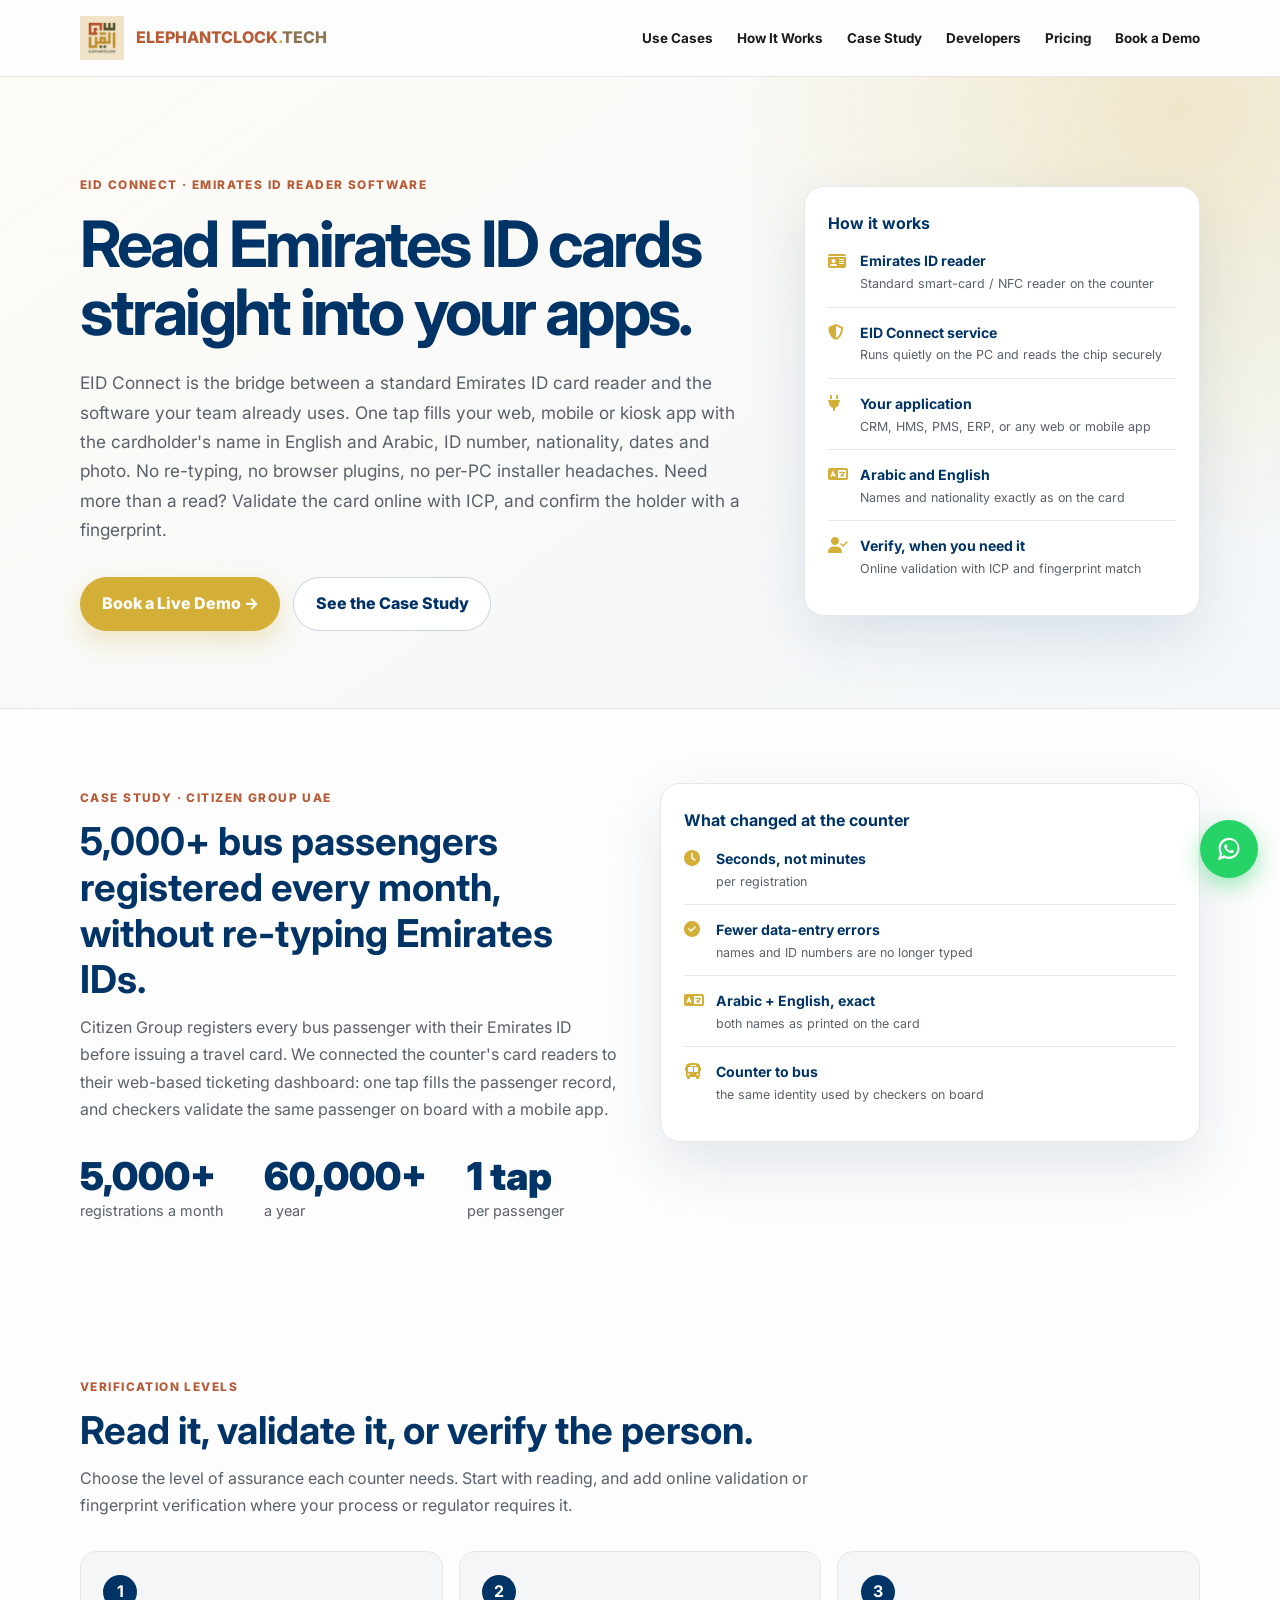
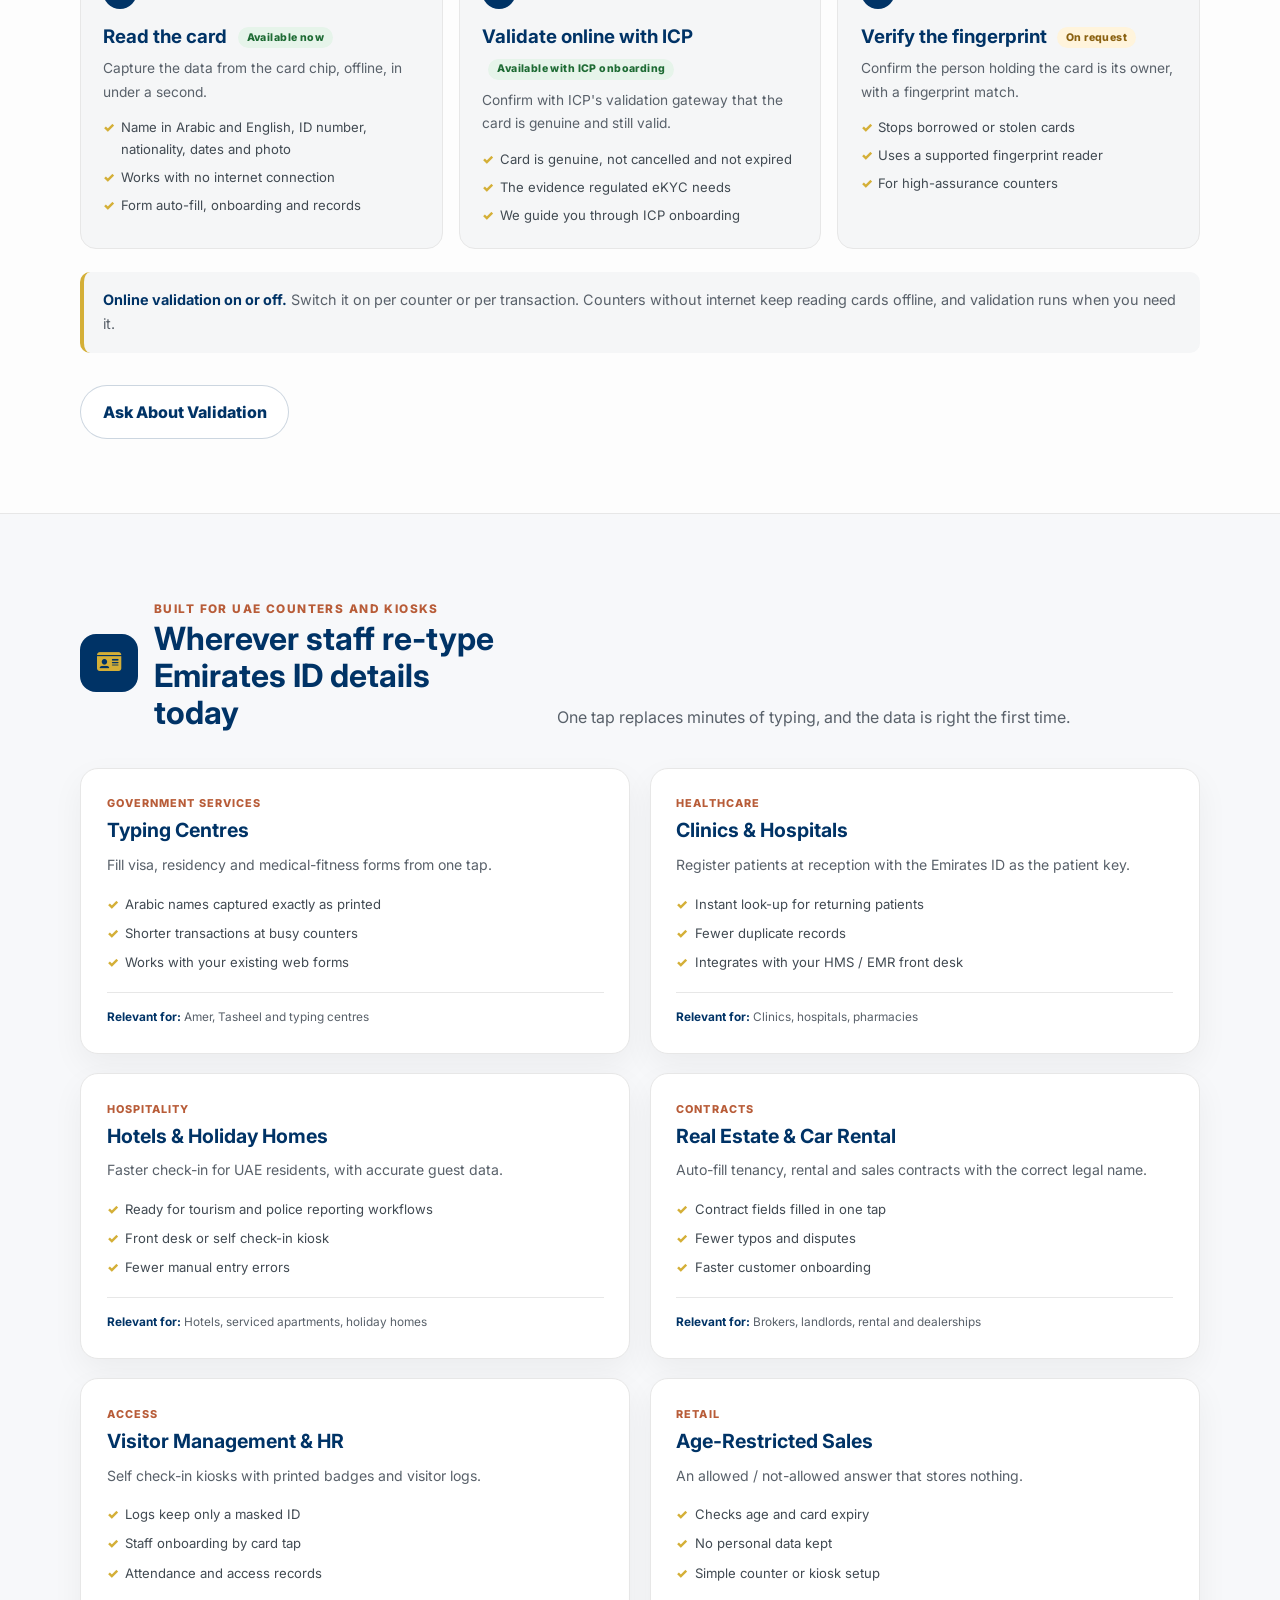
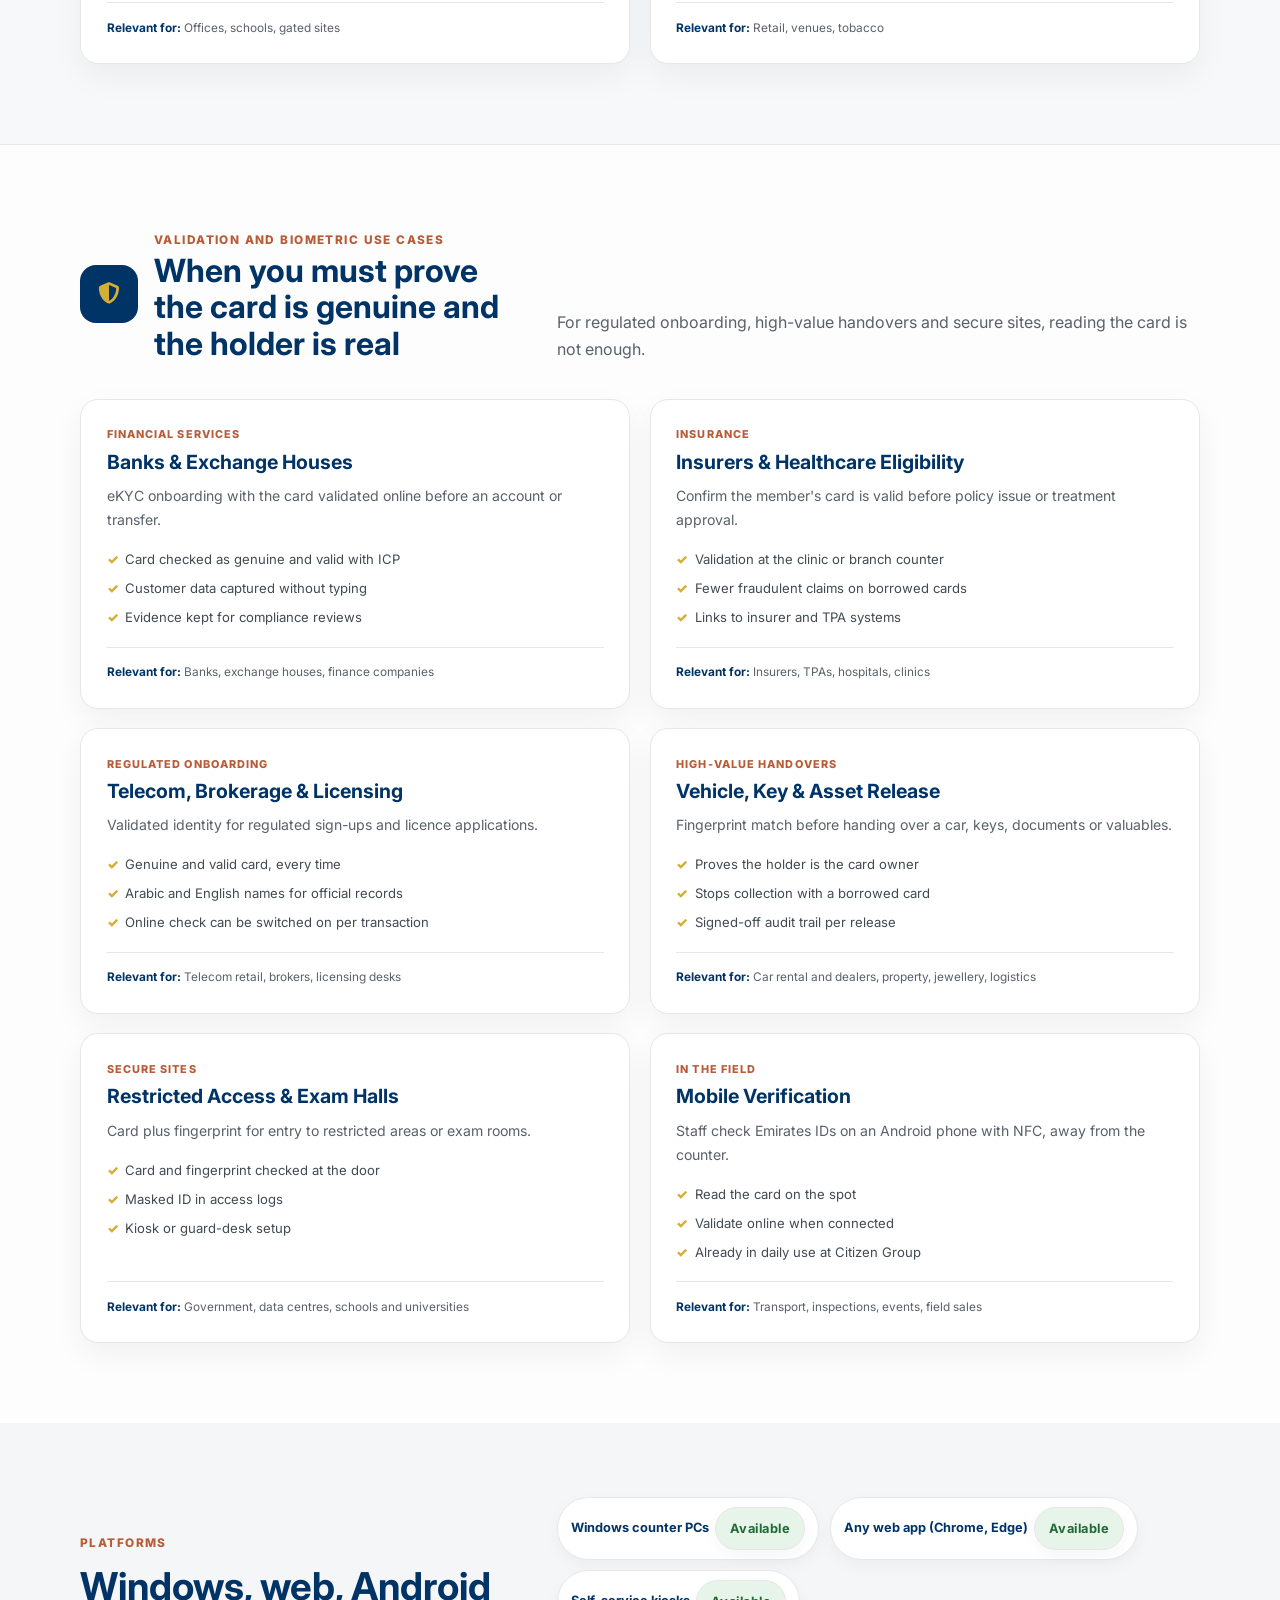
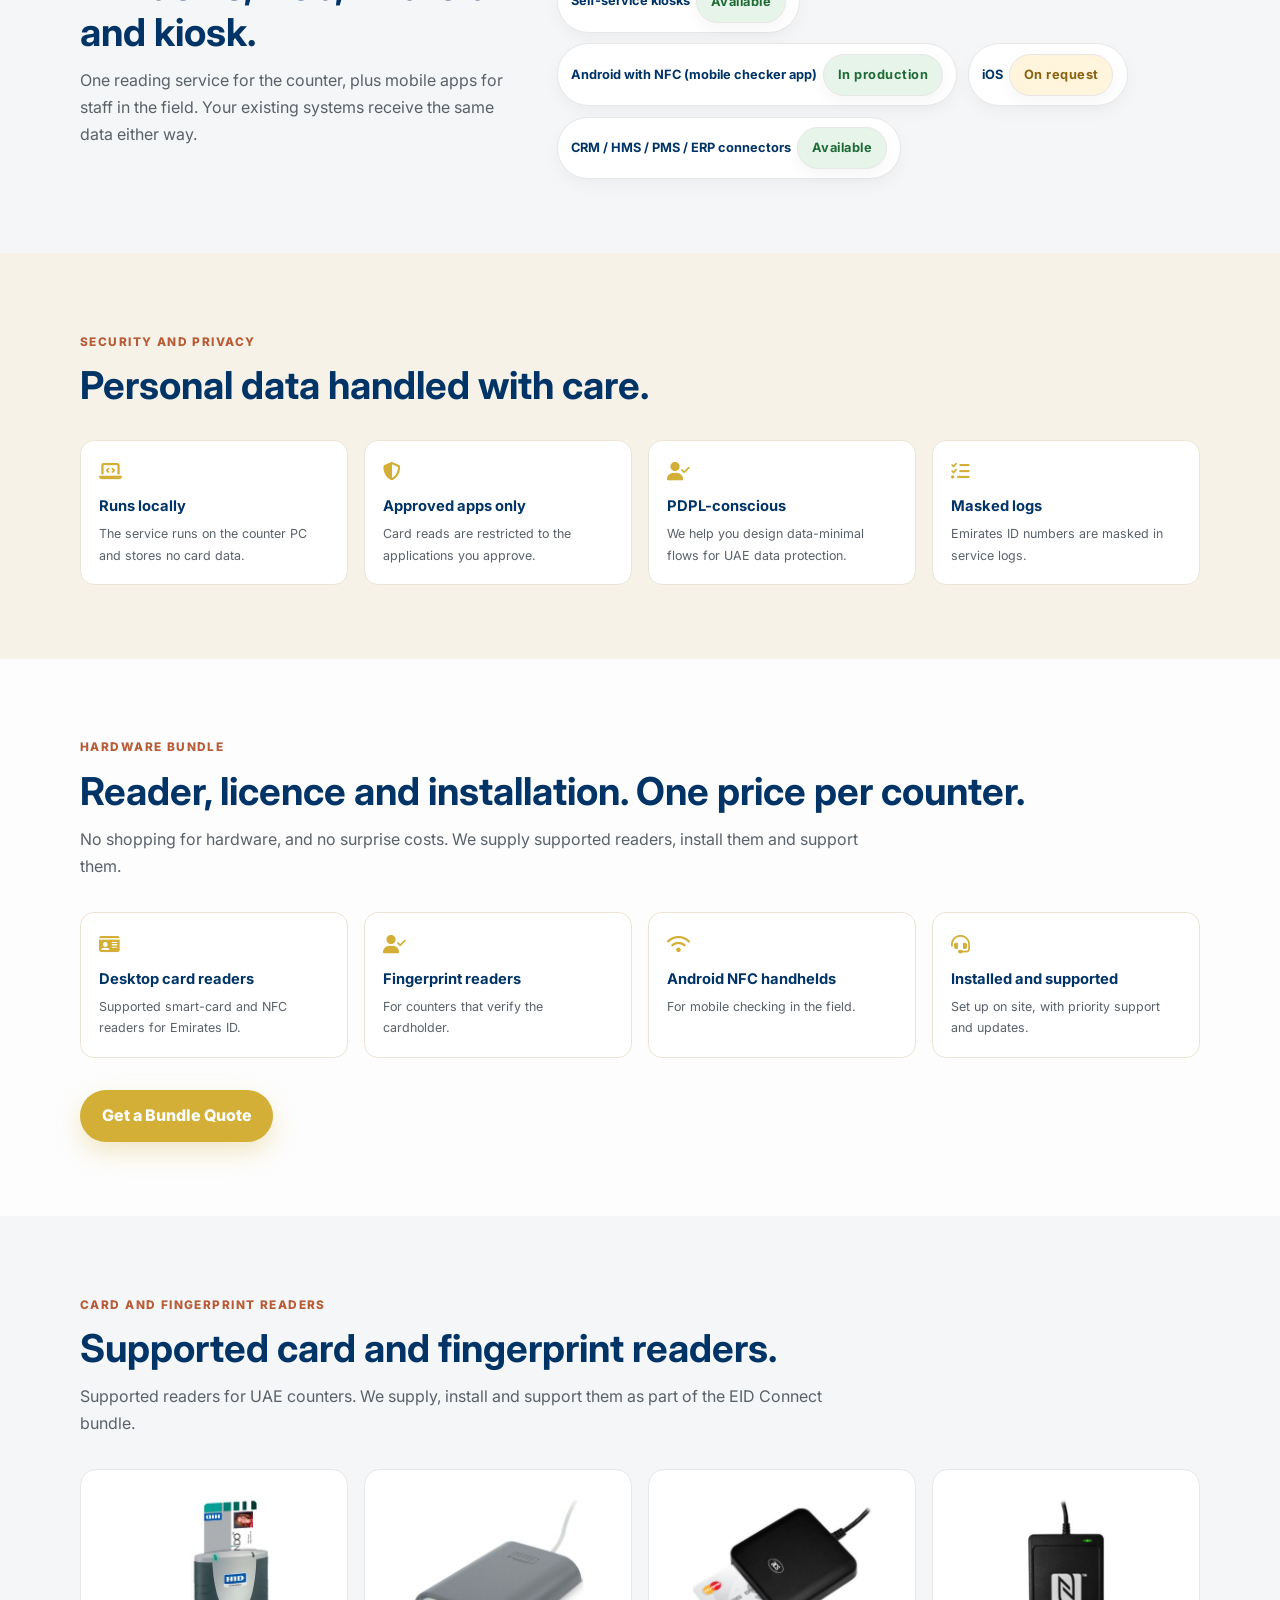
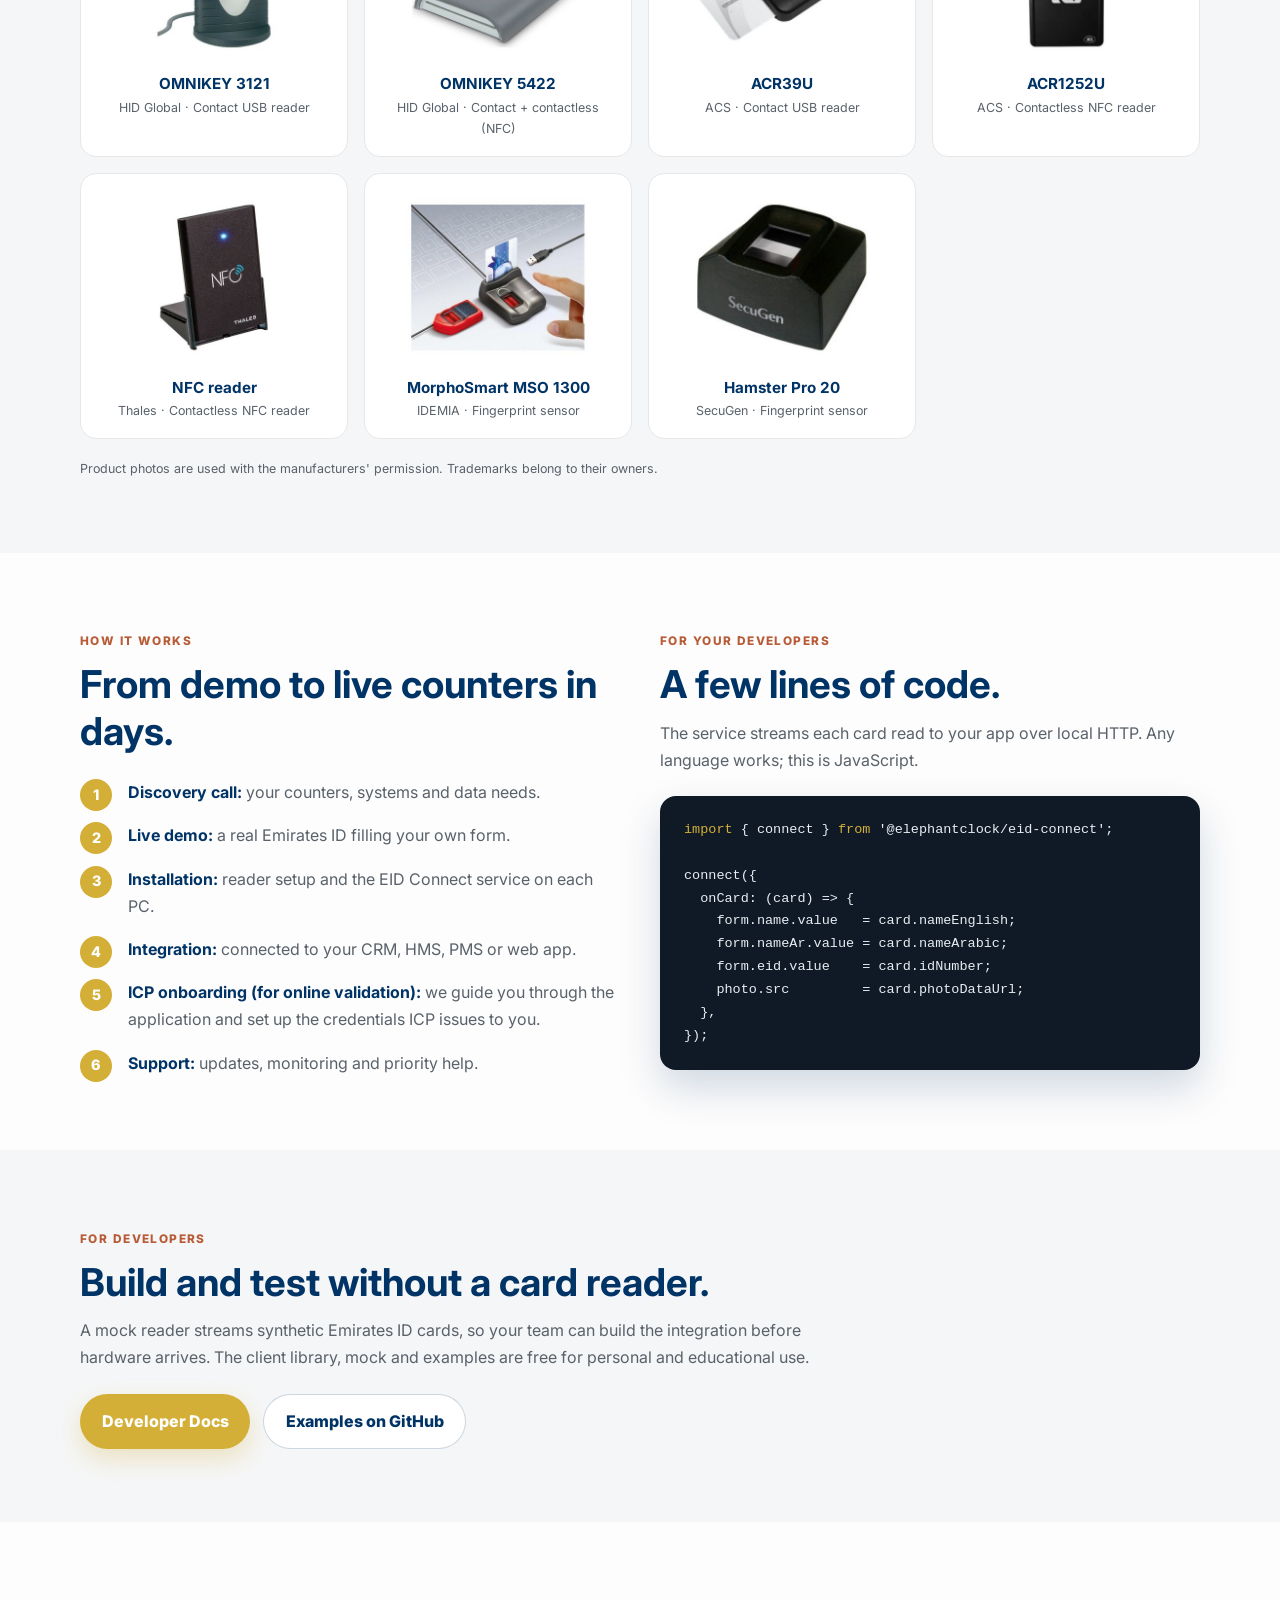
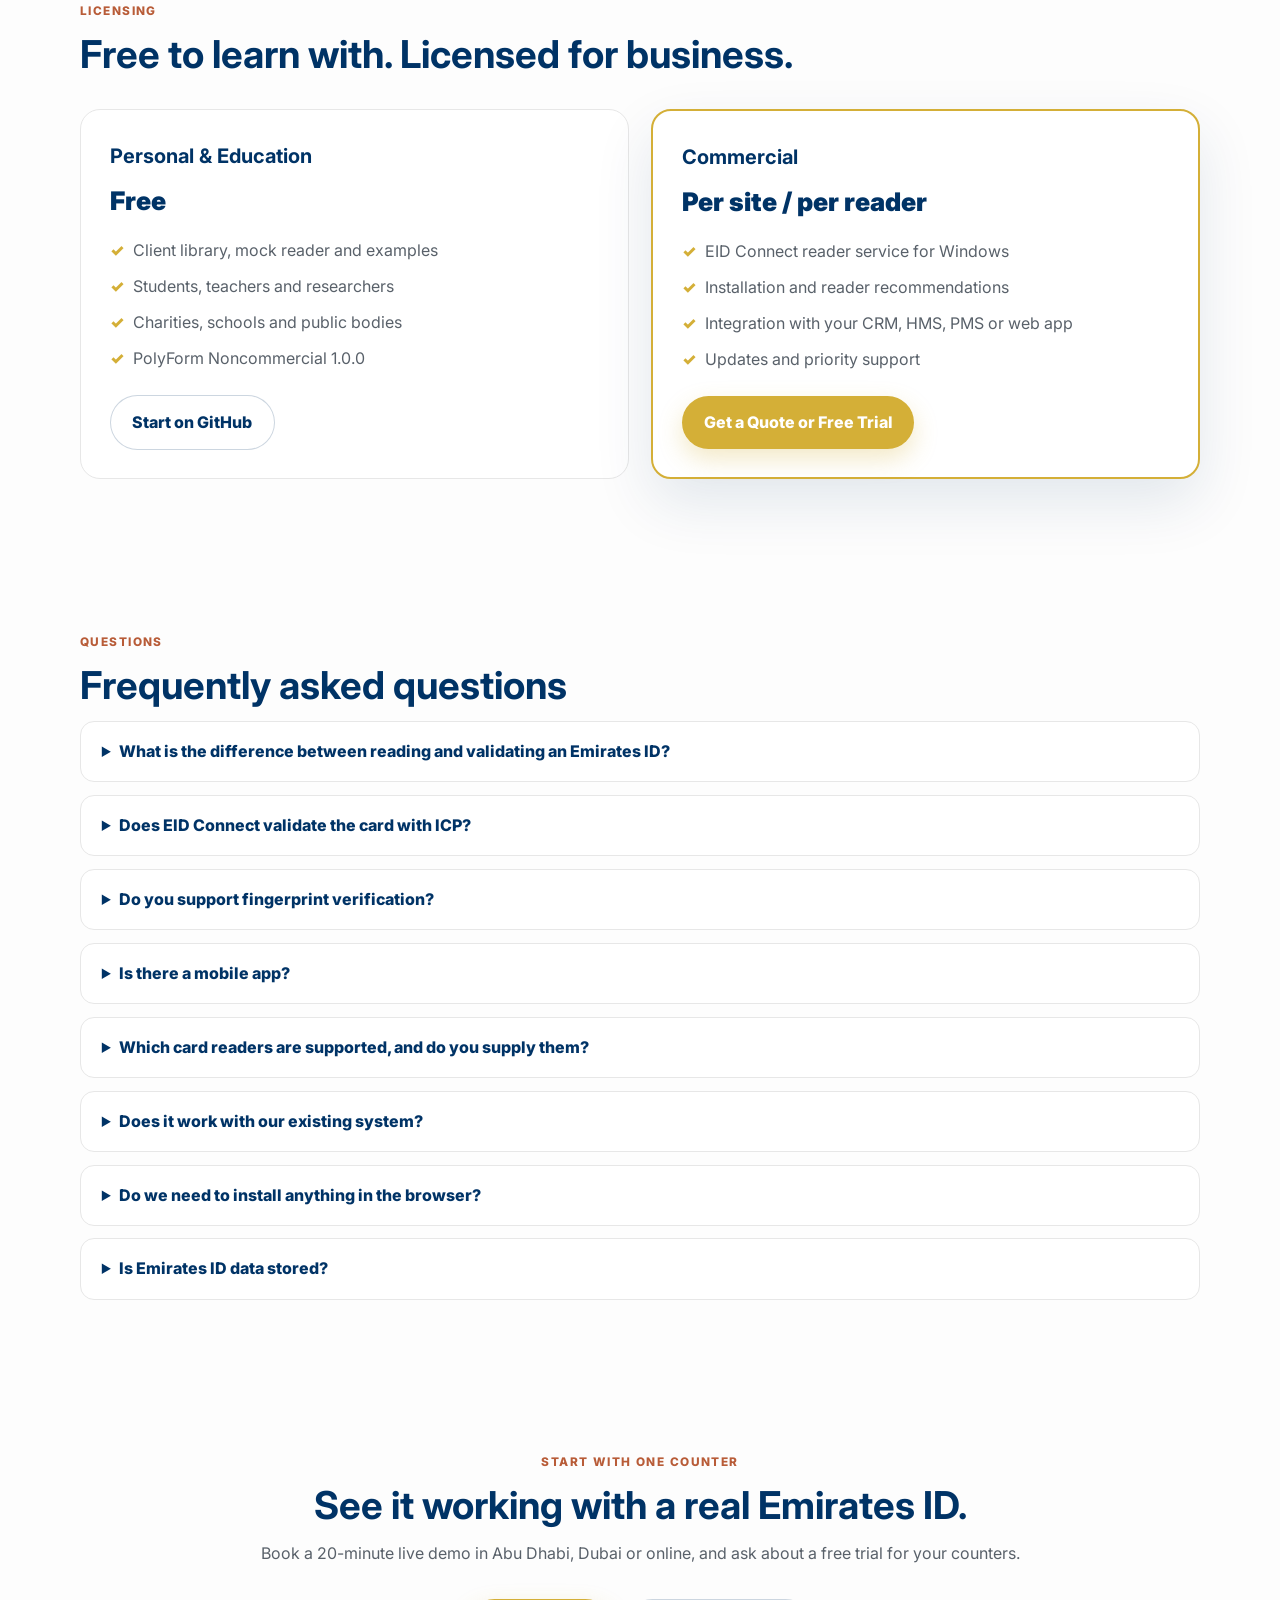
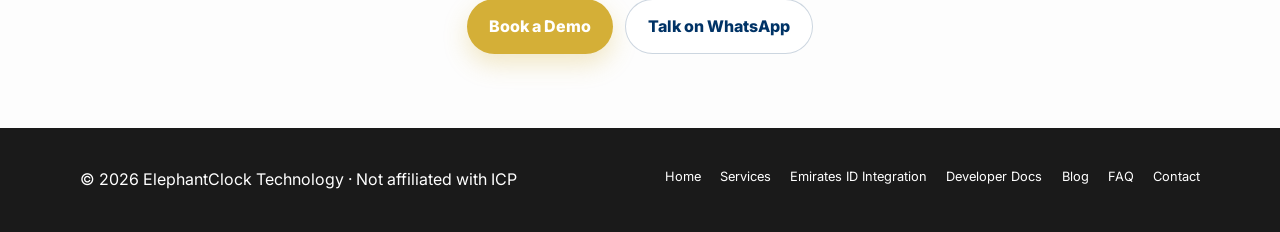
<file: index.html>
<!DOCTYPE html>
<html lang="en" dir="ltr"><head><meta charset="UTF-8"><meta name="viewport" content="width=device-width,initial-scale=1,viewport-fit=cover"><title>Emirates ID Reader, Validation &amp; Integration | EID Connect for UAE Businesses</title><meta name="description" content="EID Connect is Emirates ID reader software for UAE businesses: read the card into your web, Windows, Android and kiosk apps, validate it online with ICP and verify the holder's fingerprint. Proven at 5,000+ registrations a month."><meta name="robots" content="index,follow,max-snippet:-1,max-image-preview:large,max-video-preview:-1"><link rel="canonical" href="https://elephantclock.github.io/eid-connect/"><meta property="og:locale" content="en_AE"><meta property="og:type" content="website"><meta property="og:title" content="EID Connect: Emirates ID Reader, Validation &amp; Integration"><meta property="og:description" content="EID Connect is Emirates ID reader software for UAE businesses: read the card into your web, Windows, Android and kiosk apps, validate it online with ICP and verify the holder's fingerprint. Proven at 5,000+ registrations a month."><meta property="og:url" content="https://elephantclock.github.io/eid-connect/"><meta property="og:image" content="https://www.elephantclock.ae/images/elephantclock-home-social.png?v=1"><meta name="twitter:card" content="summary_large_image"><meta name="twitter:title" content="EID Connect: Emirates ID Reader, Validation &amp; Integration"><meta name="twitter:description" content="EID Connect is Emirates ID reader software for UAE businesses: read the card into your web, Windows, Android and kiosk apps, validate it online with ICP and verify the holder's fingerprint. Proven at 5,000+ registrations a month."><meta name="twitter:image" content="https://www.elephantclock.ae/images/elephantclock-home-social.png?v=1"><link rel="preconnect" href="https://fonts.googleapis.com"><link rel="preconnect" href="https://fonts.gstatic.com" crossorigin><link href="https://fonts.googleapis.com/css2?family=Inter:wght@400;500;600;700;800;900&display=swap" rel="stylesheet"><link rel="icon" href="assets/logo.png"><link rel="stylesheet" href="assets/fa-subset.css?v=fa2">
<style>
:root{--bg:#fdfdfd;--ink:#1a1a1a;--muted:#59616a;--gold:#d4af37;--blue:#003366;--terra:#b85c38;--brown:#8b7355;--line:#e7e7e7;--soft:#f5f6f7}*{box-sizing:border-box;margin:0;padding:0}html{scroll-behavior:smooth}body{font-family:Inter,-apple-system,BlinkMacSystemFont,"Segoe UI",sans-serif;color:var(--ink);background:var(--bg);line-height:1.7}a{color:inherit;text-decoration:none}.container{width:90%;max-width:1120px;margin:auto}.preview{background:var(--blue);color:#fff;text-align:center;padding:.55rem;font-size:.78rem;font-weight:700;letter-spacing:.04em}header{position:sticky;top:0;z-index:20;background:rgba(253,253,253,.97);border-bottom:1px solid var(--line);backdrop-filter:blur(12px)}.nav{min-height:76px;display:flex;align-items:center;justify-content:space-between;gap:2rem}.brand{display:flex;align-items:center;gap:.75rem;font-size:1rem;font-weight:800}.brand img{width:44px;height:44px;object-fit:contain}.brand-e{color:var(--terra)}.brand-dot{color:var(--gold)}.brand-t{color:var(--brown)}nav ul{display:flex;gap:1.5rem;list-style:none;font-size:.84rem;font-weight:700}nav a:hover,nav a.active{color:var(--gold)}.menu-toggle{display:none;border:0;background:none;color:var(--blue);font-size:1.35rem;cursor:pointer;padding:.5rem}
.hero{padding:5.8rem 0 4.8rem;background:radial-gradient(circle at 92% 5%,rgba(212,175,55,.24),transparent 34%),linear-gradient(145deg,#fdfbf6,#f3f7fa);border-bottom:1px solid var(--line)}.hero-grid{display:grid;grid-template-columns:1.25fr .75fr;gap:4rem;align-items:center}.eyebrow,.kicker{color:var(--terra);font-size:.74rem;font-weight:800;letter-spacing:.12em;text-transform:uppercase}.hero h1{color:var(--blue);font-size:clamp(2.5rem,5vw,4.35rem);line-height:1.07;letter-spacing:-.045em;margin:.8rem 0 1.35rem}.lead,.intro,.family-copy{color:var(--muted)}.hero .lead{font-size:1.08rem}.actions{display:flex;flex-wrap:wrap;gap:.8rem;margin-top:2rem}.btn{display:inline-flex;align-items:center;justify-content:center;border-radius:999px;padding:.8rem 1.35rem;font-weight:800;transition:.2s}.btn:hover{transform:translateY(-2px)}.primary{background:var(--gold);color:#fff;box-shadow:0 10px 24px rgba(212,175,55,.28)}.secondary{background:#fff;color:var(--blue);border:1px solid rgba(0,51,102,.2)}.proof{background:#fff;border:1px solid var(--line);border-radius:20px;padding:1.45rem;box-shadow:0 24px 60px rgba(0,51,102,.11)}.proof h2{color:var(--blue);font-size:1rem}.proof-row{display:flex;gap:.75rem;padding:.78rem 0;border-top:1px solid var(--line)}.proof-row:first-of-type{border-top:0}.proof-row i{color:var(--gold);width:20px;padding-top:.22rem}.proof-row strong{display:block;color:var(--blue);font-size:.88rem}.proof-row span{display:block;color:var(--muted);font-size:.78rem}
.pathways,.integrations,.final-cta{padding:4.6rem 0}.title{color:var(--blue);font-size:clamp(1.8rem,3vw,2.5rem);line-height:1.2;margin:.5rem 0 .75rem}.intro{max-width:780px}.path-grid{display:grid;grid-template-columns:repeat(3,1fr);gap:1rem;margin-top:2rem}.path{border:1px solid var(--line);border-radius:16px;padding:1.4rem;background:var(--soft);transition:.25s}.path:hover{transform:translateY(-4px);border-color:var(--gold);background:#fff}.path b{display:inline-flex;width:34px;height:34px;align-items:center;justify-content:center;border-radius:50%;background:var(--blue);color:#fff;margin-bottom:.75rem}.path h3{color:var(--blue);margin-bottom:.3rem}.path p{color:var(--muted);font-size:.86rem}
.family{padding:5rem 0;border-top:1px solid var(--line)}.family.alt{background:#f7f8fa}.family-head{display:grid;grid-template-columns:.8fr 1.2fr;gap:3rem;align-items:end;margin-bottom:2.25rem}.family-title{display:flex;align-items:center;gap:1rem}.family-icon{display:grid;place-items:center;width:58px;height:58px;flex:0 0 58px;border-radius:16px;background:var(--blue);color:var(--gold);font-size:1.35rem}.family-title h2{color:var(--blue);font-size:2rem;line-height:1.15}.family-copy a{color:var(--blue);font-weight:800}.cards{display:grid;grid-template-columns:repeat(2,minmax(0,1fr));gap:1.2rem}.card{display:flex;flex-direction:column;padding:1.6rem;background:#fff;border:1px solid var(--line);border-radius:18px;box-shadow:0 12px 32px rgba(0,0,0,.05);transition:.25s}.card:hover{transform:translateY(-5px);box-shadow:0 20px 44px rgba(0,51,102,.1)}.label{color:var(--terra);font-size:.68rem;font-weight:800;letter-spacing:.1em;text-transform:uppercase}.card h3{color:var(--blue);font-size:1.22rem;line-height:1.3;margin:.35rem 0 .58rem}.card>p{color:var(--muted);font-size:.88rem}.card ul{list-style:none;display:grid;gap:.42rem;margin:1rem 0 1.15rem}.card li{position:relative;padding-left:1.15rem;color:#414a52;font-size:.82rem}.card li:before{content:"✓";position:absolute;left:0;color:var(--gold);font-weight:900}.meta{border-top:1px solid var(--line);padding-top:.9rem;margin-top:auto;color:var(--muted);font-size:.74rem}.meta strong{color:var(--blue)}
.industries{padding:5rem 0;background:var(--blue);color:#fff}.industries .kicker{color:var(--gold)}.industries .title{color:#fff}.industries .intro{color:rgba(255,255,255,.73)}.industry-grid,.trust-grid{display:grid;grid-template-columns:repeat(4,1fr);gap:1rem;margin-top:2rem}.industry{padding:1.3rem;border:1px solid rgba(255,255,255,.16);background:rgba(255,255,255,.07);border-radius:14px}.industry h3{color:var(--gold);font-size:.98rem}.industry p{color:rgba(255,255,255,.75);font-size:.8rem;margin-top:.35rem}.integration-layout{display:grid;grid-template-columns:.8fr 1.2fr;gap:3rem;align-items:center}.tag-cloud{display:flex;flex-wrap:wrap;gap:.65rem}.tag-cloud span{padding:.58rem .85rem;border:1px solid var(--line);border-radius:999px;background:#fff;color:var(--blue);font-size:.8rem;font-weight:700;box-shadow:0 6px 16px rgba(0,0,0,.04)}.trust{padding:4.6rem 0;background:#f6f2e8}.trust-card{padding:1.15rem;background:#fff;border:1px solid #ece4d4;border-radius:14px}.trust-card i{color:var(--gold);font-size:1.15rem}.trust-card h3{color:var(--blue);font-size:.92rem;margin:.5rem 0 .25rem}.trust-card p{color:var(--muted);font-size:.78rem}.final-cta{text-align:center}.final-cta .intro{margin:auto}.final-cta .actions{justify-content:center}footer{background:#1a1a1a;color:#fff;padding:2.4rem 0}.footer-inner{display:flex;justify-content:space-between;gap:2rem}.footer-links{display:flex;flex-wrap:wrap;gap:1.2rem;list-style:none;font-size:.8rem}
@media(max-width:900px){.menu-toggle{display:block}nav{position:absolute;top:76px;left:0;right:0;background:#fff;border-bottom:1px solid var(--line)}nav ul{display:none;padding:1rem 5%;flex-direction:column;gap:.8rem}nav.open ul{display:flex}.hero-grid,.family-head,.integration-layout{grid-template-columns:1fr;gap:2rem}.path-grid{grid-template-columns:1fr}.industry-grid,.trust-grid{grid-template-columns:repeat(2,1fr)}}@media(max-width:640px){.hero{padding:4rem 0 3rem}.hero h1{font-size:2.35rem}.family{padding:3.8rem 0}.cards,.industry-grid,.trust-grid{grid-template-columns:1fr}.actions .btn{width:100%}.footer-inner{flex-direction:column}}

.flow-row{display:flex;gap:.75rem;padding:.78rem 0;border-top:1px solid var(--line)}.flow-row:first-of-type{border-top:0}
.eid-steps{list-style:none;counter-reset:s;display:grid;gap:1rem;margin-top:1.6rem}.eid-steps li{counter-increment:s;position:relative;padding-inline-start:3rem;color:var(--muted)}.eid-steps li::before{content:counter(s);position:absolute;inset-inline-start:0;top:0;width:2rem;height:2rem;border-radius:50%;background:var(--gold);color:#fff;font-weight:800;display:grid;place-items:center;font-size:.9rem}.eid-steps strong{color:var(--blue)}
.eid-faq{padding:4.6rem 0}.eid-faq details{background:#fff;border:1px solid var(--line);border-radius:14px;padding:1rem 1.3rem;margin-top:.8rem}.eid-faq summary{cursor:pointer;font-weight:800;color:var(--blue)}.eid-faq details p{margin-top:.6rem;color:var(--muted)}
.eid-dev{padding:4.6rem 0;background:var(--soft)}.eid-dev .actions{margin-top:1.4rem}

.eid-code{background:#0f1a26;color:#e8edf3;border-radius:16px;padding:1.4rem 1.5rem;overflow-x:auto;font:13.5px/1.7 ui-monospace,SFMono-Regular,Menlo,monospace;margin-top:1.4rem;box-shadow:0 18px 40px rgba(0,51,102,.18)}
.eid-code .c{color:#8aa4bf}.eid-code .k{color:#d4af37}
.eid-split{display:grid;grid-template-columns:1fr 1fr;gap:2.5rem;align-items:start}
.eid-split>*{min-width:0}
.eid-plans{display:grid;grid-template-columns:repeat(auto-fit,minmax(280px,1fr));gap:1.4rem;margin-top:2rem}
.eid-plan{background:#fff;border:1px solid var(--line);border-radius:20px;padding:1.8rem}
.eid-plan.featured{border:2px solid var(--gold);box-shadow:0 24px 60px rgba(0,51,102,.11)}
.eid-plan h3{color:var(--blue);font-size:1.25rem}.eid-plan .price{font-size:1.6rem;font-weight:900;color:var(--blue);margin:.4rem 0 .9rem}
.eid-plan ul{list-style:none;display:grid;gap:.55rem;margin-bottom:1.4rem;color:var(--muted)}.eid-plan li::before{content:"\2713";color:var(--gold);font-weight:900;margin-inline-end:.55rem}
.eid-stat{display:flex;gap:2.5rem;flex-wrap:wrap;margin-top:2rem}.eid-stat div strong{display:block;font-size:2.4rem;font-weight:900;color:var(--blue);line-height:1.1}.eid-stat div span{color:var(--muted);font-size:.9rem}
@media(max-width:860px){.eid-split{grid-template-columns:1fr}}

.badge{display:inline-block;margin-inline-start:.4rem;padding:.12rem .55rem;border-radius:999px;font-size:.66rem;font-weight:800;letter-spacing:.04em;vertical-align:middle}.badge.ok{background:#e6f4ea;color:#1e6b34}.badge.req{background:#fff4dc;color:#8a6110}
.verify{padding:4.6rem 0}.verify .path ul{list-style:none;display:grid;gap:.35rem;margin-top:.75rem}.verify .path li{position:relative;padding-inline-start:1.1rem;color:#414a52;font-size:.82rem}.verify .path li:before{content:"✓";position:absolute;inset-inline-start:0;color:var(--gold);font-weight:900}.verify-note{margin-top:1.4rem;padding:1rem 1.2rem;border-inline-start:4px solid var(--gold);background:var(--soft);border-radius:10px;color:var(--muted);font-size:.9rem}.verify-note strong{color:var(--blue)}
.industry strong{display:block;color:#fff;font-size:1.9rem;line-height:1.1;font-weight:900}
.platforms{padding:4.6rem 0;background:var(--soft)}.platforms .tag-cloud span .badge{margin-inline-start:.35rem}
.bundle{padding:4.6rem 0}.bundle .trust-grid{grid-template-columns:repeat(4,1fr)}
@media(max-width:900px){.bundle .trust-grid{grid-template-columns:repeat(2,1fr)}}@media(max-width:640px){.bundle .trust-grid{grid-template-columns:1fr}}
.readers{padding:4.6rem 0;background:var(--soft)}.reader-grid{display:grid;grid-template-columns:repeat(4,1fr);gap:1rem;margin-top:2rem}.reader{background:#fff;border:1px solid var(--line);border-radius:16px;padding:1rem;text-align:center}.reader img{display:block;width:100%;height:auto;aspect-ratio:4/3;object-fit:contain;background:#fff}.reader h3{color:var(--blue);font-size:.95rem;margin-top:.6rem}.reader p{color:var(--muted);font-size:.78rem}.reader-note{margin-top:1.2rem;color:var(--muted);font-size:.78rem}@media(max-width:900px){.reader-grid{grid-template-columns:repeat(2,1fr)}}
</style><script type="application/ld+json">{"@context": "https://schema.org", "@type": "SoftwareApplication", "name": "EID Connect", "applicationCategory": "BusinessApplication", "operatingSystem": "Windows, Android", "description": "EID Connect is Emirates ID reader software for UAE businesses: read the card into your web, Windows, Android and kiosk apps, validate it online with ICP and verify the holder's fingerprint. Proven at 5,000+ registrations a month.", "url": "https://elephantclock.github.io/eid-connect/", "offers": {"@type": "Offer", "price": "0", "priceCurrency": "AED", "description": "Free for personal and educational use; commercial licence on request"}, "publisher": {"@type": "Organization", "name": "ElephantClock Technology", "url": "https://www.elephantclock.ae", "telephone": "+971507022916", "address": {"@type": "PostalAddress", "addressLocality": "Abu Dhabi", "addressCountry": "AE"}}, "areaServed": {"@type": "Country", "name": "United Arab Emirates"}}</script><script type="application/ld+json">{"@context": "https://schema.org", "@type": "FAQPage", "mainEntity": [{"@type": "Question", "name": "What is the difference between reading and validating an Emirates ID?", "acceptedAnswer": {"@type": "Answer", "text": "Reading copies the data stored on the card chip, offline. Validating checks online with ICP that the card is genuine, not cancelled and not expired. Many counters only need reading; regulated eKYC needs validation."}}, {"@type": "Question", "name": "Does EID Connect validate the card with ICP?", "acceptedAnswer": {"@type": "Answer", "text": "Yes. Online validation through ICP's validation gateway is available once your organisation completes ICP onboarding, and we guide you through it. It can be switched on or off per counter or per transaction."}}, {"@type": "Question", "name": "Do you support fingerprint verification?", "acceptedAnswer": {"@type": "Answer", "text": "Yes, on request. With a supported fingerprint reader, EID Connect confirms that the person presenting the card is its owner."}}, {"@type": "Question", "name": "Is there a mobile app?", "acceptedAnswer": {"@type": "Answer", "text": "Yes. An Android app reads Emirates IDs over NFC and is in daily use at Citizen Group. iOS is available on request."}}, {"@type": "Question", "name": "Which card readers are supported, and do you supply them?", "acceptedAnswer": {"@type": "Answer", "text": "Standard smart-card and NFC readers that work with Emirates ID. We supply supported readers as part of a bundle with the licence and installation, or recommend models if you prefer to buy your own."}}, {"@type": "Question", "name": "Does it work with our existing system?", "acceptedAnswer": {"@type": "Answer", "text": "Yes. Any web application can receive card data, and we integrate with CRMs, hospital, hotel and property-management systems, and ERPs."}}, {"@type": "Question", "name": "Do we need to install anything in the browser?", "acceptedAnswer": {"@type": "Answer", "text": "No. A small Windows service runs on the counter PC, and your web app connects to it directly."}}, {"@type": "Question", "name": "Is Emirates ID data stored?", "acceptedAnswer": {"@type": "Answer", "text": "The service itself stores nothing. Your application decides what to keep, and we help you keep the minimum needed under UAE data-protection law."}}]}</script></head><body><header><div class="container nav"><a class="brand" href="https://www.elephantclock.ae/"><img src="assets/logo.png" alt="ElephantClock logo"><span><span class="brand-e">ELEPHANTCLOCK</span><span class="brand-dot">.</span><span class="brand-t">TECH</span></span></a><nav aria-label="Main navigation"><ul><li><a href="#use-cases">Use Cases</a></li><li><a href="#how">How It Works</a></li><li><a href="#case-study">Case Study</a></li><li><a href="docs.html">Developers</a></li><li><a href="#commercial">Pricing</a></li><li><a href="https://wa.me/971507022916?text=Hi%20ElephantClock%2C%20I%27d%20like%20a%20demo%20of%20EID%20Connect%20(Emirates%20ID%20integration)." target="_blank" rel="noopener">Book a Demo</a></li></ul></nav><button class="menu-toggle" id="menu-toggle" type="button" aria-label="Toggle navigation" aria-expanded="false"><i class="fas fa-bars"></i></button></div></header><main>
<section class="hero"><div class="container hero-grid"><div><span class="eyebrow">EID Connect · Emirates ID Reader Software</span><h1>Read Emirates ID cards straight into your apps.</h1><p class="lead">EID Connect is the bridge between a standard Emirates ID card reader and the software your team already uses. One tap fills your web, mobile or kiosk app with the cardholder's name in English and Arabic, ID number, nationality, dates and photo. No re-typing, no browser plugins, no per-PC installer headaches. Need more than a read? Validate the card online with ICP, and confirm the holder with a fingerprint.</p><div class="actions"><a class="btn primary" href="https://wa.me/971507022916?text=Hi%20ElephantClock%2C%20I%27d%20like%20a%20demo%20of%20EID%20Connect%20(Emirates%20ID%20integration)." target="_blank" rel="noopener">Book a Live Demo →</a><a class="btn secondary" href="#case-study">See the Case Study</a></div></div><aside class="proof"><h2>How it works</h2><div class="proof-row"><i class="fas fa-id-card"></i><div><strong>Emirates ID reader</strong><span>Standard smart-card / NFC reader on the counter</span></div></div><div class="proof-row"><i class="fas fa-shield-alt"></i><div><strong>EID Connect service</strong><span>Runs quietly on the PC and reads the chip securely</span></div></div><div class="proof-row"><i class="fas fa-plug"></i><div><strong>Your application</strong><span>CRM, HMS, PMS, ERP, or any web or mobile app</span></div></div><div class="proof-row"><i class="fas fa-language"></i><div><strong>Arabic and English</strong><span>Names and nationality exactly as on the card</span></div></div><div class="proof-row"><i class="fas fa-user-check"></i><div><strong>Verify, when you need it</strong><span>Online validation with ICP and fingerprint match</span></div></div></aside></div></section>
<section class="pathways" id="case-study"><div class="container eid-split"><div><span class="kicker">Case study · Citizen Group UAE</span><h2 class="title">5,000+ bus passengers registered every month, without re-typing Emirates IDs.</h2><p class="intro">Citizen Group registers every bus passenger with their Emirates ID before issuing a travel card. We connected the counter's card readers to their web-based ticketing dashboard: one tap fills the passenger record, and checkers validate the same passenger on board with a mobile app.</p><div class="eid-stat"><div><strong>5,000+</strong><span>registrations a month</span></div><div><strong>60,000+</strong><span>a year</span></div><div><strong>1 tap</strong><span>per passenger</span></div></div></div><aside class="proof"><h2>What changed at the counter</h2><div class="proof-row"><i class="fas fa-clock"></i><div><strong>Seconds, not minutes</strong><span>per registration</span></div></div><div class="proof-row"><i class="fas fa-check-circle"></i><div><strong>Fewer data-entry errors</strong><span>names and ID numbers are no longer typed</span></div></div><div class="proof-row"><i class="fas fa-language"></i><div><strong>Arabic + English, exact</strong><span>both names as printed on the card</span></div></div><div class="proof-row"><i class="fas fa-bus"></i><div><strong>Counter to bus</strong><span>the same identity used by checkers on board</span></div></div></aside></div></section>
<section class="verify" id="verification"><div class="container"><span class="kicker">Verification levels</span><h2 class="title">Read it, validate it, or verify the person.</h2><p class="intro">Choose the level of assurance each counter needs. Start with reading, and add online validation or fingerprint verification where your process or regulator requires it.</p><div class="path-grid"><div class="path"><b>1</b><h3>Read the card <span class="badge ok">Available now</span></h3><p>Capture the data from the card chip, offline, in under a second.</p><ul><li>Name in Arabic and English, ID number, nationality, dates and photo</li><li>Works with no internet connection</li><li>Form auto-fill, onboarding and records</li></ul></div><div class="path"><b>2</b><h3>Validate online with ICP <span class="badge ok">Available with ICP onboarding</span></h3><p>Confirm with ICP's validation gateway that the card is genuine and still valid.</p><ul><li>Card is genuine, not cancelled and not expired</li><li>The evidence regulated eKYC needs</li><li>We guide you through ICP onboarding</li></ul></div><div class="path"><b>3</b><h3>Verify the fingerprint <span class="badge req">On request</span></h3><p>Confirm the person holding the card is its owner, with a fingerprint match.</p><ul><li>Stops borrowed or stolen cards</li><li>Uses a supported fingerprint reader</li><li>For high-assurance counters</li></ul></div></div><p class="verify-note"><strong>Online validation on or off.</strong> Switch it on per counter or per transaction. Counters without internet keep reading cards offline, and validation runs when you need it.</p><div class="actions"><a class="btn secondary" href="https://wa.me/971507022916?text=Hi%20ElephantClock%2C%20I%27d%20like%20to%20ask%20about%20Emirates%20ID%20online%20validation." target="_blank" rel="noopener">Ask About Validation</a></div></div></section>
<section class="family alt" id="use-cases"><div class="container"><div class="family-head"><div class="family-title"><span class="family-icon"><i class="fas fa-id-card"></i></span><div><span class="kicker">Built for UAE counters and kiosks</span><h2>Wherever staff re-type Emirates ID details today</h2></div></div><p class="family-copy">One tap replaces minutes of typing, and the data is right the first time.</p></div><div class="cards"><article class="card"><span class="label">Government services</span><h3>Typing Centres</h3><p>Fill visa, residency and medical-fitness forms from one tap.</p><ul><li>Arabic names captured exactly as printed</li><li>Shorter transactions at busy counters</li><li>Works with your existing web forms</li></ul><div class="meta"><strong>Relevant for:</strong> Amer, Tasheel and typing centres</div></article><article class="card"><span class="label">Healthcare</span><h3>Clinics &amp; Hospitals</h3><p>Register patients at reception with the Emirates ID as the patient key.</p><ul><li>Instant look-up for returning patients</li><li>Fewer duplicate records</li><li>Integrates with your HMS / EMR front desk</li></ul><div class="meta"><strong>Relevant for:</strong> Clinics, hospitals, pharmacies</div></article><article class="card"><span class="label">Hospitality</span><h3>Hotels &amp; Holiday Homes</h3><p>Faster check-in for UAE residents, with accurate guest data.</p><ul><li>Ready for tourism and police reporting workflows</li><li>Front desk or self check-in kiosk</li><li>Fewer manual entry errors</li></ul><div class="meta"><strong>Relevant for:</strong> Hotels, serviced apartments, holiday homes</div></article><article class="card"><span class="label">Contracts</span><h3>Real Estate &amp; Car Rental</h3><p>Auto-fill tenancy, rental and sales contracts with the correct legal name.</p><ul><li>Contract fields filled in one tap</li><li>Fewer typos and disputes</li><li>Faster customer onboarding</li></ul><div class="meta"><strong>Relevant for:</strong> Brokers, landlords, rental and dealerships</div></article><article class="card"><span class="label">Access</span><h3>Visitor Management &amp; HR</h3><p>Self check-in kiosks with printed badges and visitor logs.</p><ul><li>Logs keep only a masked ID</li><li>Staff onboarding by card tap</li><li>Attendance and access records</li></ul><div class="meta"><strong>Relevant for:</strong> Offices, schools, gated sites</div></article><article class="card"><span class="label">Retail</span><h3>Age-Restricted Sales</h3><p>An allowed / not-allowed answer that stores nothing.</p><ul><li>Checks age and card expiry</li><li>No personal data kept</li><li>Simple counter or kiosk setup</li></ul><div class="meta"><strong>Relevant for:</strong> Retail, venues, tobacco</div></article></div></div></section>
<section class="family" id="verification-use-cases"><div class="container"><div class="family-head"><div class="family-title"><span class="family-icon"><i class="fas fa-shield-halved"></i></span><div><span class="kicker">Validation and biometric use cases</span><h2>When you must prove the card is genuine and the holder is real</h2></div></div><p class="family-copy">For regulated onboarding, high-value handovers and secure sites, reading the card is not enough.</p></div><div class="cards"><article class="card"><span class="label">Financial services</span><h3>Banks &amp; Exchange Houses</h3><p>eKYC onboarding with the card validated online before an account or transfer.</p><ul><li>Card checked as genuine and valid with ICP</li><li>Customer data captured without typing</li><li>Evidence kept for compliance reviews</li></ul><div class="meta"><strong>Relevant for:</strong> Banks, exchange houses, finance companies</div></article><article class="card"><span class="label">Insurance</span><h3>Insurers &amp; Healthcare Eligibility</h3><p>Confirm the member's card is valid before policy issue or treatment approval.</p><ul><li>Validation at the clinic or branch counter</li><li>Fewer fraudulent claims on borrowed cards</li><li>Links to insurer and TPA systems</li></ul><div class="meta"><strong>Relevant for:</strong> Insurers, TPAs, hospitals, clinics</div></article><article class="card"><span class="label">Regulated onboarding</span><h3>Telecom, Brokerage &amp; Licensing</h3><p>Validated identity for regulated sign-ups and licence applications.</p><ul><li>Genuine and valid card, every time</li><li>Arabic and English names for official records</li><li>Online check can be switched on per transaction</li></ul><div class="meta"><strong>Relevant for:</strong> Telecom retail, brokers, licensing desks</div></article><article class="card"><span class="label">High-value handovers</span><h3>Vehicle, Key &amp; Asset Release</h3><p>Fingerprint match before handing over a car, keys, documents or valuables.</p><ul><li>Proves the holder is the card owner</li><li>Stops collection with a borrowed card</li><li>Signed-off audit trail per release</li></ul><div class="meta"><strong>Relevant for:</strong> Car rental and dealers, property, jewellery, logistics</div></article><article class="card"><span class="label">Secure sites</span><h3>Restricted Access &amp; Exam Halls</h3><p>Card plus fingerprint for entry to restricted areas or exam rooms.</p><ul><li>Card and fingerprint checked at the door</li><li>Masked ID in access logs</li><li>Kiosk or guard-desk setup</li></ul><div class="meta"><strong>Relevant for:</strong> Government, data centres, schools and universities</div></article><article class="card"><span class="label">In the field</span><h3>Mobile Verification</h3><p>Staff check Emirates IDs on an Android phone with NFC, away from the counter.</p><ul><li>Read the card on the spot</li><li>Validate online when connected</li><li>Already in daily use at Citizen Group</li></ul><div class="meta"><strong>Relevant for:</strong> Transport, inspections, events, field sales</div></article></div></div></section>
<section class="platforms" id="platforms"><div class="container integration-layout"><div><span class="kicker">Platforms</span><h2 class="title">Windows, web, Android and kiosk.</h2><p class="intro">One reading service for the counter, plus mobile apps for staff in the field. Your existing systems receive the same data either way.</p></div><div class="tag-cloud"><span>Windows counter PCs<span class="badge ok">Available</span></span><span>Any web app (Chrome, Edge)<span class="badge ok">Available</span></span><span>Self-service kiosks<span class="badge ok">Available</span></span><span>Android with NFC (mobile checker app)<span class="badge ok">In production</span></span><span>iOS<span class="badge req">On request</span></span><span>CRM / HMS / PMS / ERP connectors<span class="badge ok">Available</span></span></div></div></section>
<section class="trust"><div class="container"><span class="kicker">Security and privacy</span><h2 class="title">Personal data handled with care.</h2><div class="trust-grid"><div class="trust-card"><i class="fas fa-laptop-code"></i><h3>Runs locally</h3><p>The service runs on the counter PC and stores no card data.</p></div><div class="trust-card"><i class="fas fa-shield-alt"></i><h3>Approved apps only</h3><p>Card reads are restricted to the applications you approve.</p></div><div class="trust-card"><i class="fas fa-user-check"></i><h3>PDPL-conscious</h3><p>We help you design data-minimal flows for UAE data protection.</p></div><div class="trust-card"><i class="fas fa-list-check"></i><h3>Masked logs</h3><p>Emirates ID numbers are masked in service logs.</p></div></div></div></section>
<section class="bundle" id="bundle"><div class="container"><span class="kicker">Hardware bundle</span><h2 class="title">Reader, licence and installation. One price per counter.</h2><p class="intro">No shopping for hardware, and no surprise costs. We supply supported readers, install them and support them.</p><div class="trust-grid"><div class="trust-card"><i class="fas fa-id-card"></i><h3>Desktop card readers</h3><p>Supported smart-card and NFC readers for Emirates ID.</p></div><div class="trust-card"><i class="fas fa-user-check"></i><h3>Fingerprint readers</h3><p>For counters that verify the cardholder.</p></div><div class="trust-card"><i class="fas fa-wifi"></i><h3>Android NFC handhelds</h3><p>For mobile checking in the field.</p></div><div class="trust-card"><i class="fas fa-headset"></i><h3>Installed and supported</h3><p>Set up on site, with priority support and updates.</p></div></div><div class="actions"><a class="btn primary" href="https://wa.me/971507022916?text=Hi%20ElephantClock%2C%20I%27d%20like%20a%20quote%20for%20an%20Emirates%20ID%20reader%20bundle." target="_blank" rel="noopener">Get a Bundle Quote</a></div></div></section>
<section class="readers" id="readers"><div class="container"><span class="kicker">Card and fingerprint readers</span><h2 class="title">Supported card and fingerprint readers.</h2><p class="intro">Supported readers for UAE counters. We supply, install and support them as part of the EID Connect bundle.</p><div class="reader-grid"><div class="reader"><img src="assets/readers/omnikey-3121.jpg" alt="HID Global OMNIKEY 3121" loading="lazy" width="480" height="360"><h3>OMNIKEY 3121</h3><p>HID Global · Contact USB reader</p></div><div class="reader"><img src="assets/readers/omnikey-5422.jpg" alt="HID Global OMNIKEY 5422" loading="lazy" width="480" height="360"><h3>OMNIKEY 5422</h3><p>HID Global · Contact + contactless (NFC)</p></div><div class="reader"><img src="assets/readers/acr39u.jpg" alt="ACS ACR39U" loading="lazy" width="480" height="360"><h3>ACR39U</h3><p>ACS · Contact USB reader</p></div><div class="reader"><img src="assets/readers/acr1252u.jpg" alt="ACS ACR1252U" loading="lazy" width="480" height="360"><h3>ACR1252U</h3><p>ACS · Contactless NFC reader</p></div><div class="reader"><img src="assets/readers/thales-nfc.jpg" alt="Thales NFC reader" loading="lazy" width="480" height="360"><h3>NFC reader</h3><p>Thales · Contactless NFC reader</p></div><div class="reader"><img src="assets/readers/mso-1300.jpg" alt="IDEMIA MorphoSmart MSO 1300" loading="lazy" width="480" height="360"><h3>MorphoSmart MSO 1300</h3><p>IDEMIA · Fingerprint sensor</p></div><div class="reader"><img src="assets/readers/hamster-pro-20.jpg" alt="SecuGen Hamster Pro 20" loading="lazy" width="480" height="360"><h3>Hamster Pro 20</h3><p>SecuGen · Fingerprint sensor</p></div></div><p class="reader-note">Product photos are used with the manufacturers' permission. Trademarks belong to their owners.</p></div></section>
<section class="integrations" id="how"><div class="container eid-split"><div><span class="kicker">How it works</span><h2 class="title">From demo to live counters in days.</h2><ol class="eid-steps"><li><strong>Discovery call:</strong> your counters, systems and data needs.</li><li><strong>Live demo:</strong> a real Emirates ID filling your own form.</li><li><strong>Installation:</strong> reader setup and the EID Connect service on each PC.</li><li><strong>Integration:</strong> connected to your CRM, HMS, PMS or web app.</li><li><strong>ICP onboarding (for online validation):</strong> we guide you through the application and set up the credentials ICP issues to you.</li><li><strong>Support:</strong> updates, monitoring and priority help.</li></ol></div><div><span class="kicker">For your developers</span><h2 class="title">A few lines of code.</h2><p class="intro">The service streams each card read to your app over local HTTP. Any language works; this is JavaScript.</p><pre class="eid-code"><span class="k">import</span> { connect } <span class="k">from</span> '@elephantclock/eid-connect';

connect({
  onCard: (card) =&gt; {
    form.name.value   = card.nameEnglish;
    form.nameAr.value = card.nameArabic;
    form.eid.value    = card.idNumber;
    photo.src         = card.photoDataUrl;
  },
});</pre></div></div></section>
<section class="eid-dev"><div class="container"><span class="kicker">For developers</span><h2 class="title">Build and test without a card reader.</h2><p class="intro">A mock reader streams synthetic Emirates ID cards, so your team can build the integration before hardware arrives. The client library, mock and examples are free for personal and educational use.</p><div class="actions"><a class="btn primary" href="docs.html">Developer Docs</a><a class="btn secondary" href="https://github.com/elephantclock/eid-connect-examples" target="_blank" rel="noopener">Examples on GitHub</a></div></div></section>
<section class="pathways" id="commercial"><div class="container"><span class="kicker">Licensing</span><h2 class="title">Free to learn with. Licensed for business.</h2><div class="eid-plans"><div class="eid-plan"><h3>Personal &amp; Education</h3><div class="price">Free</div><ul><li>Client library, mock reader and examples</li><li>Students, teachers and researchers</li><li>Charities, schools and public bodies</li><li>PolyForm Noncommercial 1.0.0</li></ul><a class="btn secondary" href="https://github.com/elephantclock/eid-connect-js" target="_blank" rel="noopener">Start on GitHub</a></div><div class="eid-plan featured"><h3>Commercial</h3><div class="price">Per site / per reader</div><ul><li>EID Connect reader service for Windows</li><li>Installation and reader recommendations</li><li>Integration with your CRM, HMS, PMS or web app</li><li>Updates and priority support</li></ul><a class="btn primary" href="https://wa.me/971507022916?text=Hi%20ElephantClock%2C%20I%27d%20like%20a%20demo%20of%20EID%20Connect%20(Emirates%20ID%20integration)." target="_blank" rel="noopener">Get a Quote or Free Trial</a></div></div></div></section>
<section class="eid-faq"><div class="container"><span class="kicker">Questions</span><h2 class="title">Frequently asked questions</h2><details><summary>What is the difference between reading and validating an Emirates ID?</summary><p>Reading copies the data stored on the card chip, offline. Validating checks online with ICP that the card is genuine, not cancelled and not expired. Many counters only need reading; regulated eKYC needs validation.</p></details><details><summary>Does EID Connect validate the card with ICP?</summary><p>Yes. Online validation through ICP's validation gateway is available once your organisation completes ICP onboarding, and we guide you through it. It can be switched on or off per counter or per transaction.</p></details><details><summary>Do you support fingerprint verification?</summary><p>Yes, on request. With a supported fingerprint reader, EID Connect confirms that the person presenting the card is its owner.</p></details><details><summary>Is there a mobile app?</summary><p>Yes. An Android app reads Emirates IDs over NFC and is in daily use at Citizen Group. iOS is available on request.</p></details><details><summary>Which card readers are supported, and do you supply them?</summary><p>Standard smart-card and NFC readers that work with Emirates ID. We supply supported readers as part of a bundle with the licence and installation, or recommend models if you prefer to buy your own.</p></details><details><summary>Does it work with our existing system?</summary><p>Yes. Any web application can receive card data, and we integrate with CRMs, hospital, hotel and property-management systems, and ERPs.</p></details><details><summary>Do we need to install anything in the browser?</summary><p>No. A small Windows service runs on the counter PC, and your web app connects to it directly.</p></details><details><summary>Is Emirates ID data stored?</summary><p>The service itself stores nothing. Your application decides what to keep, and we help you keep the minimum needed under UAE data-protection law.</p></details></div></section>
<section class="final-cta"><div class="container"><span class="kicker">Start with one counter</span><h2 class="title">See it working with a real Emirates ID.</h2><p class="intro">Book a 20-minute live demo in Abu Dhabi, Dubai or online, and ask about a free trial for your counters.</p><div class="actions"><a class="btn primary" href="https://wa.me/971507022916?text=Hi%20ElephantClock%2C%20I%27d%20like%20a%20demo%20of%20EID%20Connect%20(Emirates%20ID%20integration)." target="_blank" rel="noopener">Book a Demo</a><a class="btn secondary" href="https://wa.me/971507022916?text=Hi%20ElephantClock%2C%20I%27d%20like%20a%20demo%20of%20EID%20Connect%20(Emirates%20ID%20integration)." target="_blank" rel="noopener">Talk on WhatsApp</a></div></div></section></main>
<footer><div class="container footer-inner"><span>© 2026 ElephantClock Technology · Not affiliated with ICP</span><ul class="footer-links"><li><a href="https://www.elephantclock.ae/">Home</a></li><li><a href="https://www.elephantclock.ae/#services">Services</a></li><li><a href="https://www.elephantclock.ae/solutions/emirates-id-integration.html">Emirates ID Integration</a></li><li><a href="docs.html">Developer Docs</a></li><li><a href="https://www.elephantclock.ae/blog/">Blog</a></li><li><a href="https://www.elephantclock.ae/faq.html">FAQ</a></li><li><a href="https://www.elephantclock.ae/#contact">Contact</a></li></ul></div></footer><script>const menuButton=document.getElementById("menu-toggle");const menuNav=document.querySelector("header nav");if(menuButton&&menuNav){menuButton.addEventListener("click",()=>{const open=menuNav.classList.toggle("open");menuButton.setAttribute("aria-expanded",String(open));});}</script>
    <style>
    .wa-fab{position:fixed;bottom:22px;right:22px;z-index:1200;width:58px;height:58px;border-radius:50%;background:#25D366;display:flex;align-items:center;justify-content:center;box-shadow:0 8px 22px rgba(37,211,102,.45);transition:transform .2s ease,background .2s ease}
    .wa-fab:hover{background:#1DA851;transform:scale(1.07)}
    .wa-fab svg{display:block}
    .wa-fab::before{content:"";position:absolute;inset:0;border-radius:50%;box-shadow:0 0 0 0 rgba(37,211,102,.45);animation:wa-pulse 2.6s ease-out infinite;pointer-events:none}
    @keyframes wa-pulse{0%{box-shadow:0 0 0 0 rgba(37,211,102,.45)}70%{box-shadow:0 0 0 15px rgba(37,211,102,0)}100%{box-shadow:0 0 0 0 rgba(37,211,102,0)}}
    [dir="rtl"] .wa-fab{right:auto;left:22px}
    @media(prefers-reduced-motion:reduce){.wa-fab::before{animation:none}}
    @media(max-width:768px){.wa-fab{width:54px;height:54px;bottom:18px;right:18px}[dir="rtl"] .wa-fab{left:18px;right:auto}}
    </style>
    <a class="wa-fab" href="https://wa.me/971507022916?text=Hi%20ElephantClock%2C%20I%27d%20like%20to%20know%20more%20about%20Emirates%20ID%20integration." target="_blank" rel="noopener" aria-label="Chat with us on WhatsApp"><svg viewBox="0 0 32 32" width="30" height="30" fill="#fff" aria-hidden="true"><path d="M16.04 4C9.9 4 4.92 8.98 4.92 15.12c0 2.05.56 4.05 1.62 5.8L4 28l7.25-2.47a11.06 11.06 0 0 0 4.79 1.09h.01c6.13 0 11.11-4.98 11.12-11.12a11.05 11.05 0 0 0-3.25-7.86A11.03 11.03 0 0 0 16.04 4zm0 2c2.43 0 4.71.95 6.43 2.66a9.03 9.03 0 0 1 2.66 6.44c0 5.02-4.09 9.11-9.12 9.11a9.05 9.05 0 0 1-4.62-1.27l-.33-.2-3.44 1.17 1.15-3.35-.22-.34a9.03 9.03 0 0 1-1.4-4.83c0-5.03 4.09-9.12 9.11-9.12zm-3.6 4.9c-.17 0-.44.06-.67.31-.23.25-.88.86-.88 2.1 0 1.24.9 2.44 1.03 2.6.13.17 1.77 2.7 4.3 3.79.6.26 1.07.41 1.44.53.6.19 1.15.16 1.58.1.48-.07 1.48-.6 1.69-1.19.21-.58.21-1.08.15-1.19-.06-.1-.23-.16-.48-.29-.25-.12-1.48-.73-1.71-.81-.23-.08-.4-.12-.56.12-.17.25-.64.81-.79.98-.15.17-.29.19-.54.06-.25-.12-1.05-.39-2-1.23-.74-.66-1.24-1.48-1.38-1.72-.15-.25-.02-.38.11-.5.11-.11.25-.29.37-.43.12-.14.16-.25.25-.41.08-.17.04-.31-.02-.44-.06-.12-.56-1.36-.77-1.86-.2-.48-.4-.42-.56-.43-.14-.01-.31-.01-.48-.01z"/></svg></a>
</body></html>
</file>
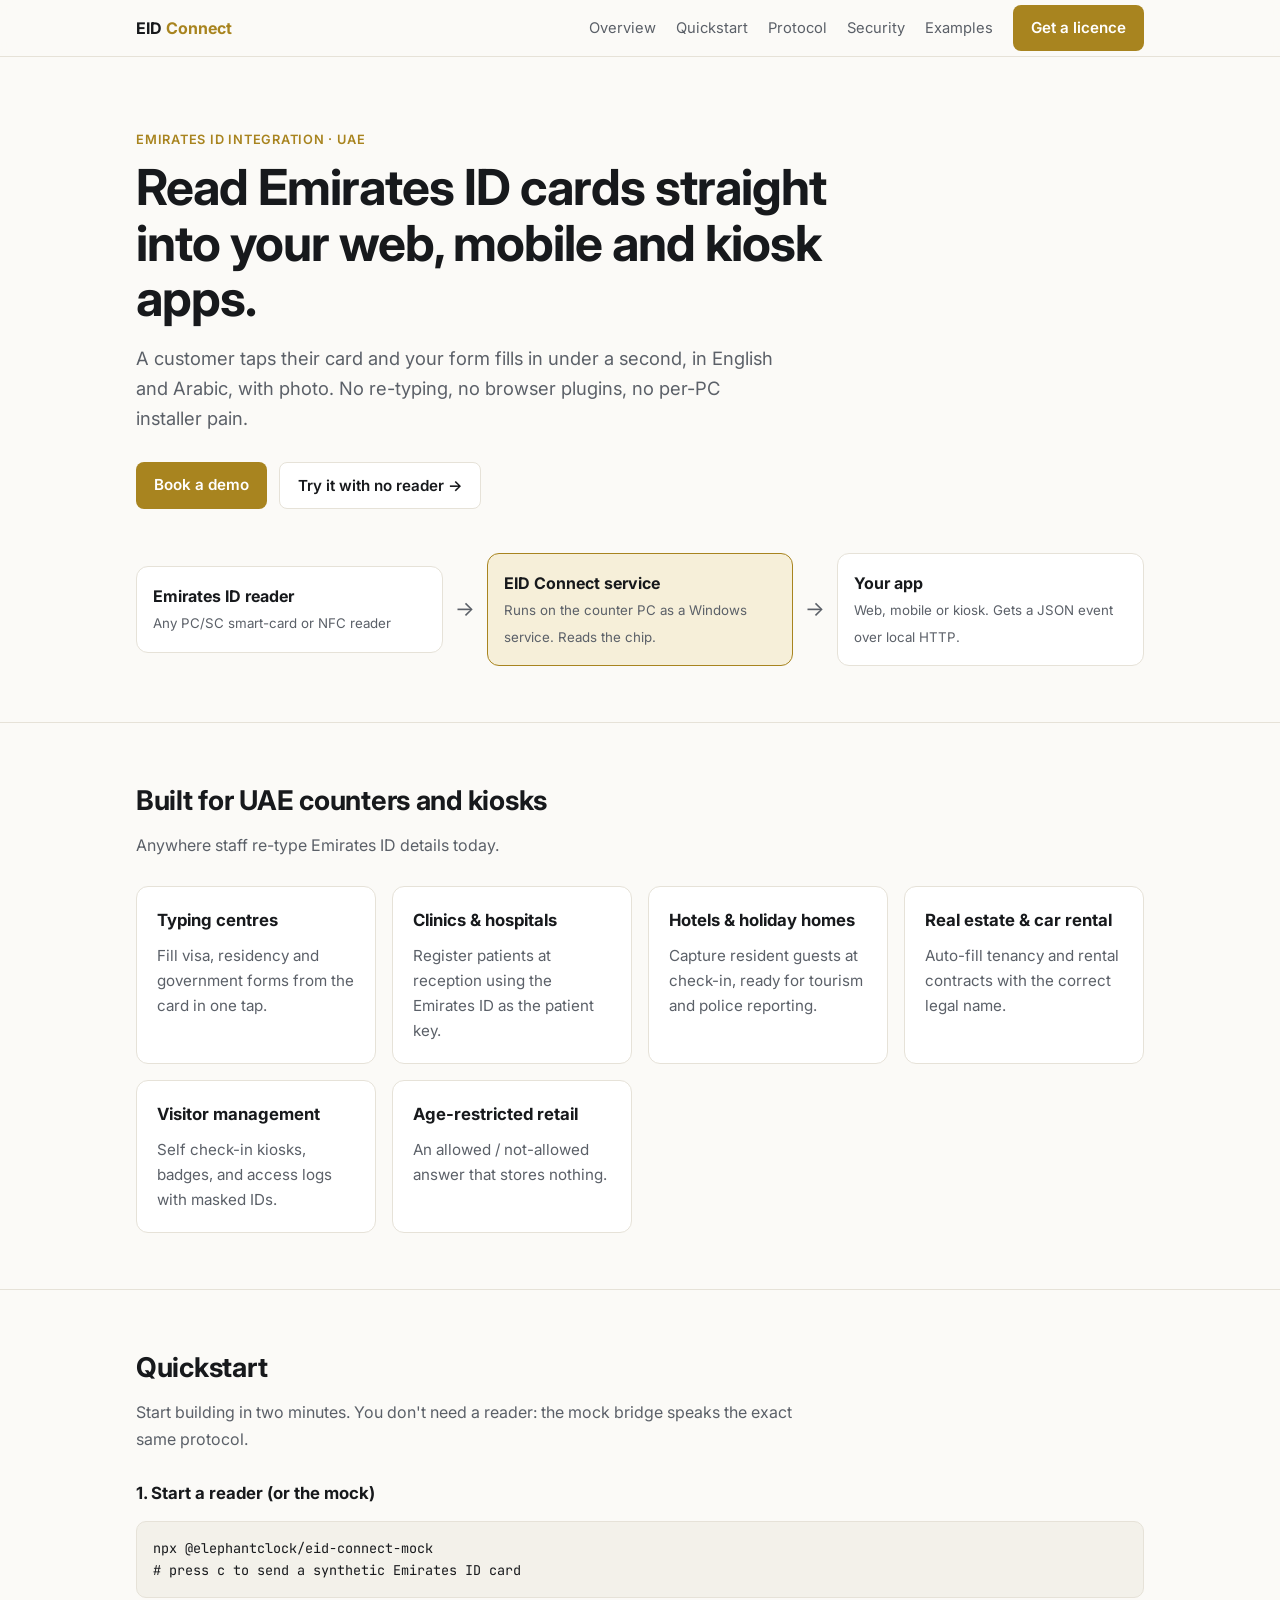
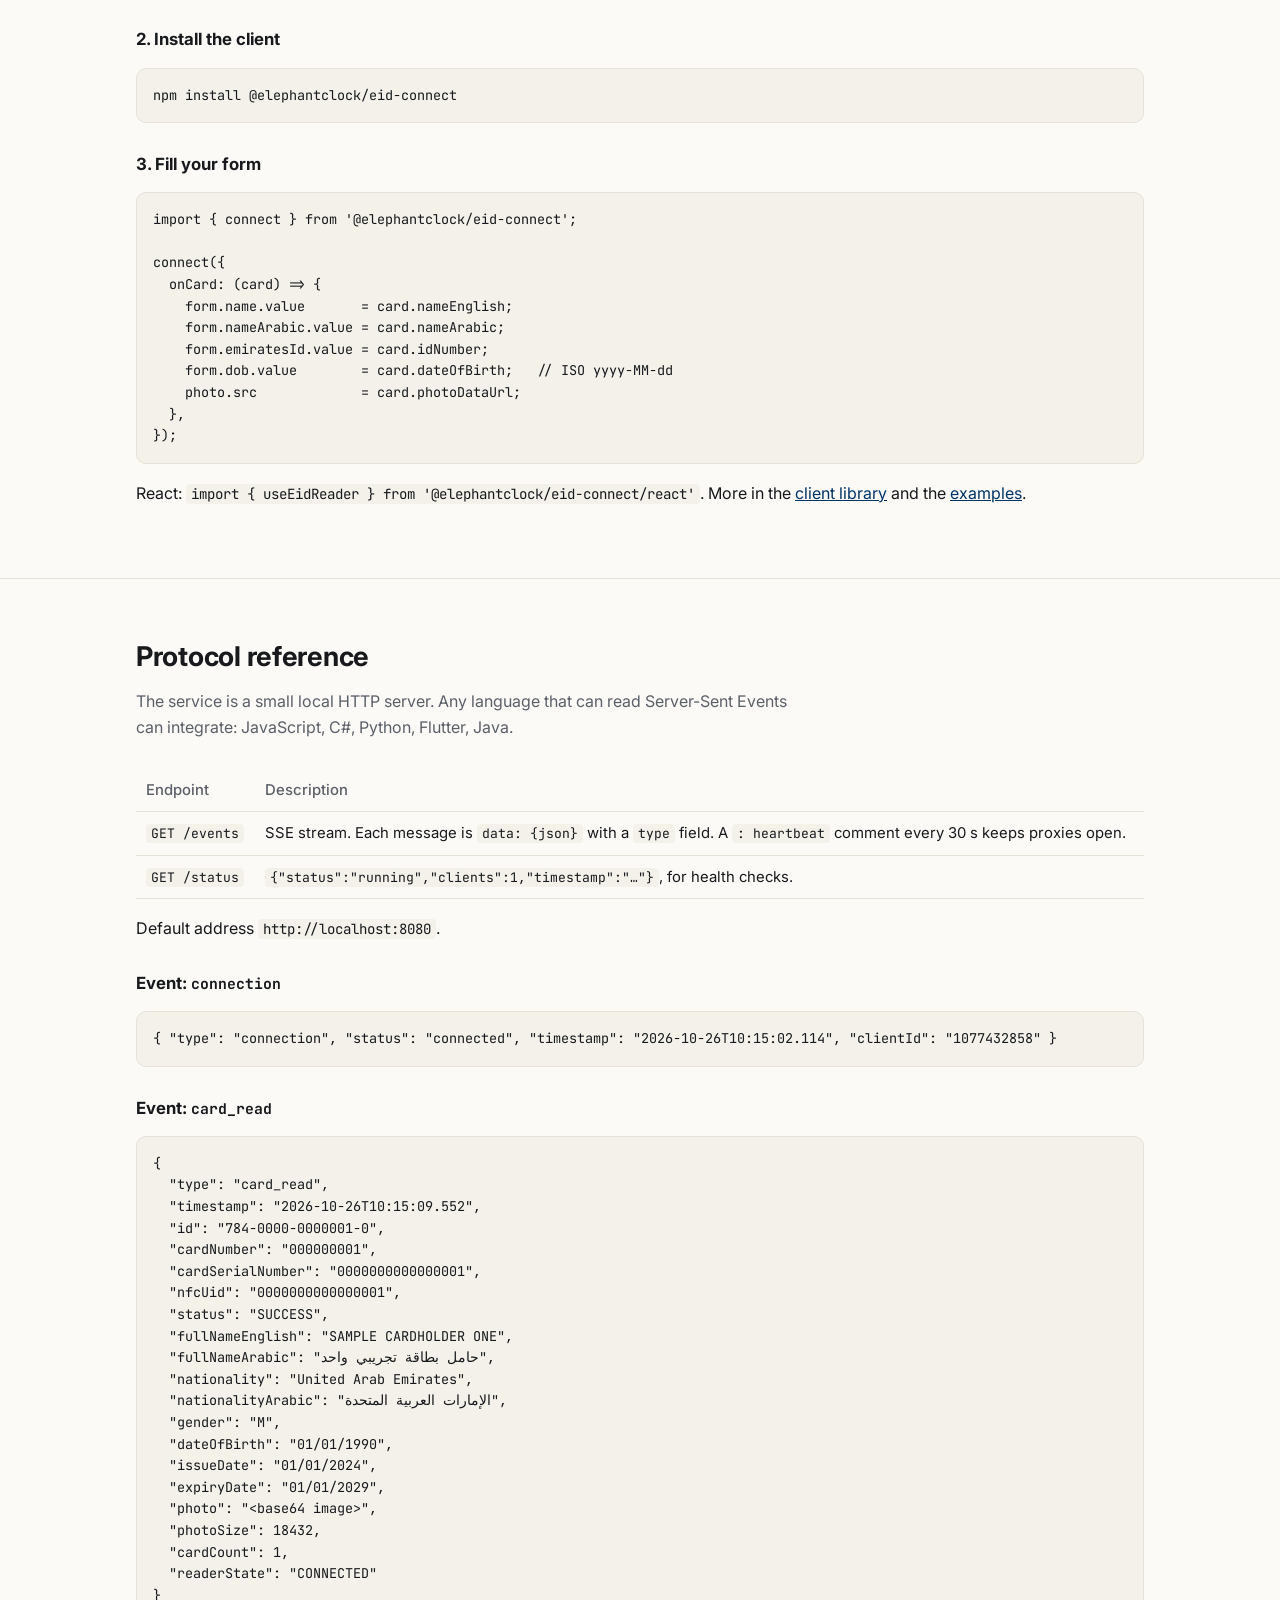
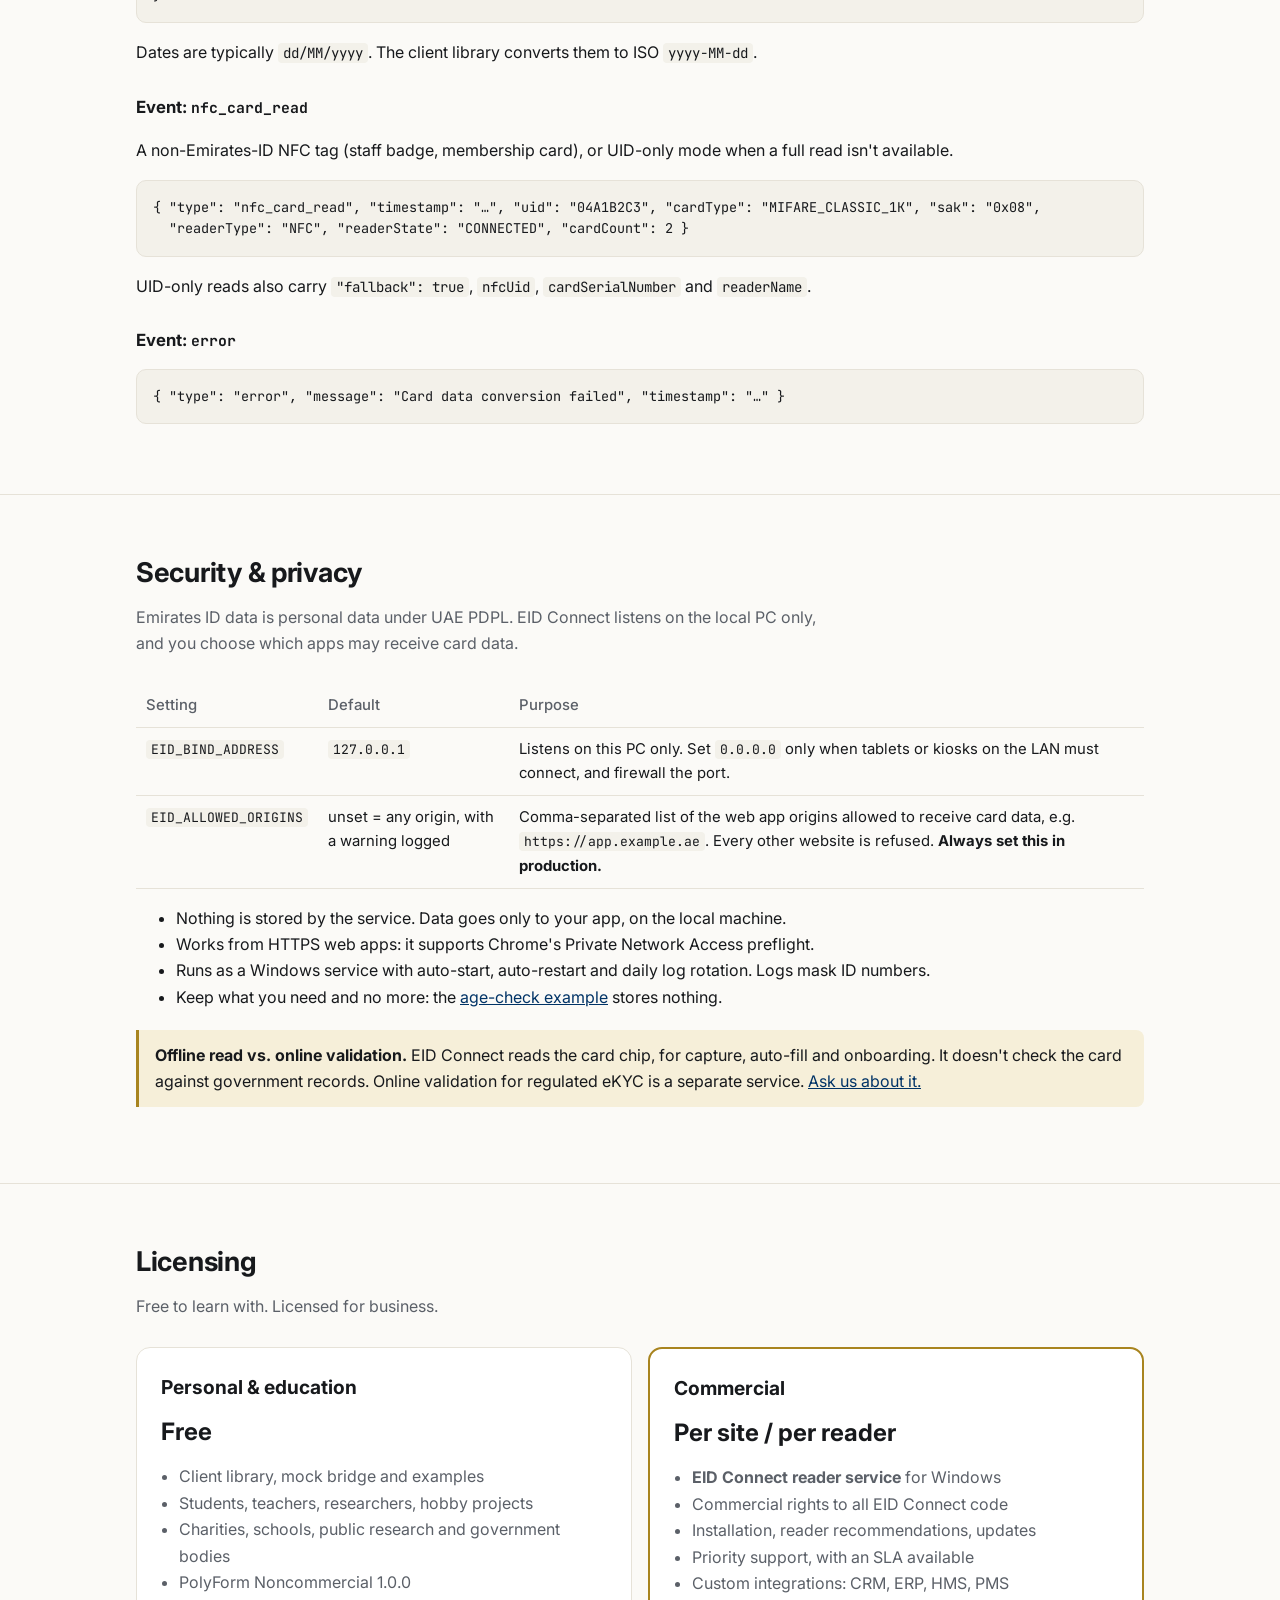
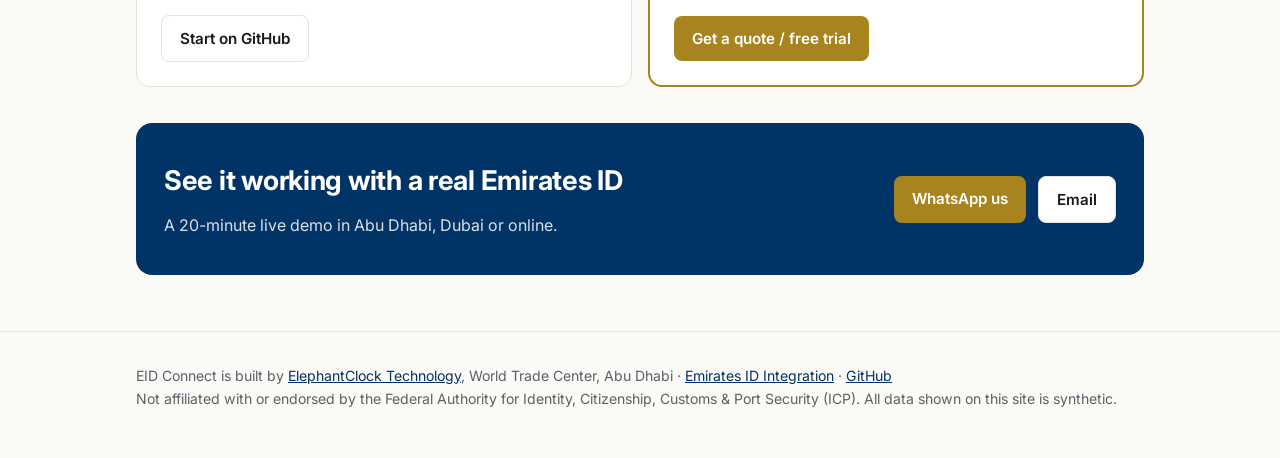
<file: docs.html>
<!doctype html>
<html lang="en">
<head>
  <meta charset="utf-8" />
  <meta name="viewport" content="width=device-width, initial-scale=1" />
  <title>EID Connect Developer Docs | Emirates ID Integration API &amp; SDK</title>
  <meta name="description" content="Developer documentation for EID Connect: read UAE Emirates ID cards in web apps. Quickstart, Server-Sent Events protocol reference, security settings, JavaScript client, mock reader and examples." />
  <link rel="canonical" href="https://elephantclock.github.io/eid-connect/docs.html" />
  <meta property="og:title" content="EID Connect | Emirates ID Integration" />
  <meta property="og:description" content="One reader. Web, mobile, kiosk. Read Emirates ID cards into any app in under a second." />
  <meta property="og:type" content="website" />
  <link rel="preconnect" href="https://fonts.googleapis.com" />
  <link rel="preconnect" href="https://fonts.gstatic.com" crossorigin />
  <link href="https://fonts.googleapis.com/css2?family=Inter:wght@400;500;600;700&family=JetBrains+Mono:wght@400;500&display=swap" rel="stylesheet" />
  <script type="application/ld+json">
  {
    "@context": "https://schema.org",
    "@type": "SoftwareApplication",
    "name": "EID Connect",
    "applicationCategory": "DeveloperApplication",
    "operatingSystem": "Windows, Linux",
    "description": "Emirates ID integration: reads UAE Emirates ID cards into web, mobile and kiosk apps.",
    "publisher": { "@type": "Organization", "name": "ElephantClock Technology", "url": "https://www.elephantclock.ae" },
    "areaServed": "AE"
  }
  </script>
  <style>
    :root {
      --bg: #fbfaf7;
      --surface: #ffffff;
      --text: #17191c;
      --muted: #5b6068;
      --line: #e6e2d8;
      --gold: #a8841f;
      --gold-soft: #f6efd9;
      --blue: #003366;
      --code-bg: #f3f1ea;
    }
    @media (prefers-color-scheme: dark) {
      :root:not([data-theme="light"]) {
        --bg: #0f1114;
        --surface: #171a1e;
        --text: #ebebea;
        --muted: #a2a7ae;
        --line: #2a2e34;
        --gold: #d4af37;
        --gold-soft: #2a2414;
        --blue: #9cc0e8;
        --code-bg: #1d2126;
      }
    }
    :root[data-theme="dark"] {
      --bg: #0f1114; --surface: #171a1e; --text: #ebebea; --muted: #a2a7ae; --line: #2a2e34;
      --gold: #d4af37; --gold-soft: #2a2414; --blue: #9cc0e8; --code-bg: #1d2126;
    }
    * { box-sizing: border-box; }
    html { scroll-behavior: smooth; }
    body { margin: 0; background: var(--bg); color: var(--text); font: 16px/1.65 Inter, system-ui, sans-serif; }
    a { color: var(--blue); }
    .wrap { max-width: 1040px; margin: 0 auto; padding: 0 16px; }
    nav { position: sticky; top: 0; z-index: 10; background: color-mix(in srgb, var(--bg) 90%, transparent); backdrop-filter: blur(8px); border-bottom: 1px solid var(--line); }
    nav .wrap { display: flex; align-items: center; gap: 20px; height: 56px; }
    nav .brand { font-weight: 700; text-decoration: none; color: var(--text); margin-right: auto; }
    nav .brand span { color: var(--gold); }
    nav a.link { color: var(--muted); text-decoration: none; font-size: .92rem; }
    nav a.link:hover { color: var(--text); }
    .btn { display: inline-block; padding: 10px 18px; border-radius: 8px; font-weight: 600; text-decoration: none; font-size: .95rem; }
    .btn-primary { background: var(--gold); color: #fff; }
    .btn-primary:hover { filter: brightness(1.08); }
    .btn-ghost { border: 1px solid var(--line); color: var(--text); background: var(--surface); }
    header.hero { padding: 72px 0 56px; }
    .eyebrow { color: var(--gold); font-weight: 600; letter-spacing: .06em; text-transform: uppercase; font-size: .8rem; }
    h1 { font-size: clamp(2rem, 5vw, 3.1rem); line-height: 1.12; margin: 10px 0 16px; letter-spacing: -.02em; max-width: 760px; }
    .lede { font-size: 1.15rem; color: var(--muted); max-width: 640px; margin: 0 0 28px; }
    .ctas { display: flex; gap: 12px; flex-wrap: wrap; }
    .flow { margin-top: 44px; display: grid; grid-template-columns: 1fr auto 1fr auto 1fr; gap: 12px; align-items: center; }
    .node { background: var(--surface); border: 1px solid var(--line); border-radius: 12px; padding: 16px; }
    .node b { display: block; }
    .node small { color: var(--muted); }
    .node.us { border-color: var(--gold); background: var(--gold-soft); }
    .arrow { color: var(--muted); font-size: 1.3rem; }
    @media (max-width: 720px) { .flow { grid-template-columns: 1fr; } .arrow { transform: rotate(90deg); justify-self: center; } nav a.link { display: none; } }
    section { padding: 56px 0; border-top: 1px solid var(--line); }
    h2 { font-size: 1.7rem; margin: 0 0 8px; letter-spacing: -.01em; }
    h3 { font-size: 1.05rem; margin: 28px 0 8px; }
    .section-lede { color: var(--muted); margin: 0 0 28px; max-width: 680px; }
    .grid3 { display: grid; grid-template-columns: repeat(auto-fit, minmax(240px, 1fr)); gap: 16px; }
    .tile { background: var(--surface); border: 1px solid var(--line); border-radius: 12px; padding: 20px; }
    .tile h3 { margin-top: 0; }
    .tile p { margin: 0; color: var(--muted); font-size: .95rem; }
    pre { background: var(--code-bg); border: 1px solid var(--line); border-radius: 10px; padding: 16px; overflow-x: auto; font: 13.5px/1.6 'JetBrains Mono', ui-monospace, monospace; }
    code { font-family: 'JetBrains Mono', ui-monospace, monospace; font-size: .88em; }
    p code, td code, li code { background: var(--code-bg); padding: 1px 5px; border-radius: 4px; }
    .table-wrap { overflow-x: auto; }
    table { width: 100%; border-collapse: collapse; font-size: .93rem; }
    th, td { text-align: left; padding: 9px 10px; border-bottom: 1px solid var(--line); vertical-align: top; }
    th { color: var(--muted); font-weight: 500; }
    .note { border-left: 3px solid var(--gold); background: var(--gold-soft); padding: 12px 16px; border-radius: 0 8px 8px 0; margin: 20px 0; }
    .pricing { display: grid; grid-template-columns: repeat(auto-fit, minmax(280px, 1fr)); gap: 16px; }
    .plan { background: var(--surface); border: 1px solid var(--line); border-radius: 14px; padding: 24px; }
    .plan.featured { border: 2px solid var(--gold); }
    .plan h3 { margin: 0 0 4px; font-size: 1.2rem; }
    .plan .price { font-size: 1.5rem; font-weight: 700; margin: 8px 0 12px; }
    .plan ul { padding-left: 18px; margin: 0 0 20px; color: var(--muted); }
    .cta-band { background: var(--blue); color: #fff; border-radius: 16px; padding: 36px 28px; display: flex; gap: 24px; align-items: center; justify-content: space-between; flex-wrap: wrap; }
    :root[data-theme="dark"] .cta-band, .cta-band { color: #fff; }
    @media (prefers-color-scheme: dark) { :root:not([data-theme="light"]) .cta-band { background: #0d2a47; } }
    :root[data-theme="dark"] .cta-band { background: #0d2a47; }
    .cta-band h2 { color: #fff; }
    .cta-band p { margin: 0; opacity: .85; }
    footer { padding: 32px 0 48px; color: var(--muted); font-size: .88rem; border-top: 1px solid var(--line); }
  </style>
</head>
<body>
<nav>
  <div class="wrap">
    <a class="brand" href="./">EID <span>Connect</span></a>
    <a class="link" href="./">Overview</a>
    <a class="link" href="#quickstart">Quickstart</a>
    <a class="link" href="#protocol">Protocol</a>
    <a class="link" href="#security">Security</a>
    <a class="link" href="https://github.com/elephantclock/eid-connect-examples">Examples</a>
    <a class="btn btn-primary" href="./#commercial">Get a licence</a>
  </div>
</nav>

<header class="hero">
  <div class="wrap">
    <div class="eyebrow">Emirates ID Integration · UAE</div>
    <h1>Read Emirates ID cards straight into your web, mobile and kiosk apps.</h1>
    <p class="lede">A customer taps their card and your form fills in under a second, in English and Arabic, with photo. No re-typing, no browser plugins, no per-PC installer pain.</p>
    <div class="ctas">
      <a class="btn btn-primary" href="#commercial">Book a demo</a>
      <a class="btn btn-ghost" href="#quickstart">Try it with no reader →</a>
    </div>

    <div class="flow" aria-label="How EID Connect works">
      <div class="node"><b>Emirates ID reader</b><small>Any PC/SC smart-card or NFC reader</small></div>
      <div class="arrow" aria-hidden="true">→</div>
      <div class="node us"><b>EID Connect service</b><small>Runs on the counter PC as a Windows service. Reads the chip.</small></div>
      <div class="arrow" aria-hidden="true">→</div>
      <div class="node"><b>Your app</b><small>Web, mobile or kiosk. Gets a JSON event over local HTTP.</small></div>
    </div>
  </div>
</header>

<section id="use-cases">
  <div class="wrap">
    <h2>Built for UAE counters and kiosks</h2>
    <p class="section-lede">Anywhere staff re-type Emirates ID details today.</p>
    <div class="grid3">
      <div class="tile"><h3>Typing centres</h3><p>Fill visa, residency and government forms from the card in one tap.</p></div>
      <div class="tile"><h3>Clinics &amp; hospitals</h3><p>Register patients at reception using the Emirates ID as the patient key.</p></div>
      <div class="tile"><h3>Hotels &amp; holiday homes</h3><p>Capture resident guests at check-in, ready for tourism and police reporting.</p></div>
      <div class="tile"><h3>Real estate &amp; car rental</h3><p>Auto-fill tenancy and rental contracts with the correct legal name.</p></div>
      <div class="tile"><h3>Visitor management</h3><p>Self check-in kiosks, badges, and access logs with masked IDs.</p></div>
      <div class="tile"><h3>Age-restricted retail</h3><p>An allowed / not-allowed answer that stores nothing.</p></div>
    </div>
  </div>
</section>

<section id="quickstart">
  <div class="wrap">
    <h2>Quickstart</h2>
    <p class="section-lede">Start building in two minutes. You don't need a reader: the mock bridge speaks the exact same protocol.</p>
    <h3>1. Start a reader (or the mock)</h3>
<pre>npx @elephantclock/eid-connect-mock
# press c to send a synthetic Emirates ID card</pre>
    <h3>2. Install the client</h3>
<pre>npm install @elephantclock/eid-connect</pre>
    <h3>3. Fill your form</h3>
<pre>import { connect } from '@elephantclock/eid-connect';

connect({
  onCard: (card) =&gt; {
    form.name.value       = card.nameEnglish;
    form.nameArabic.value = card.nameArabic;
    form.emiratesId.value = card.idNumber;
    form.dob.value        = card.dateOfBirth;   // ISO yyyy-MM-dd
    photo.src             = card.photoDataUrl;
  },
});</pre>
    <p>React: <code>import { useEidReader } from '@elephantclock/eid-connect/react'</code>. More in the <a href="https://github.com/elephantclock/eid-connect-js">client library</a> and the <a href="https://github.com/elephantclock/eid-connect-examples">examples</a>.</p>
  </div>
</section>

<section id="protocol">
  <div class="wrap">
    <h2>Protocol reference</h2>
    <p class="section-lede">The service is a small local HTTP server. Any language that can read Server-Sent Events can integrate: JavaScript, C#, Python, Flutter, Java.</p>

    <div class="table-wrap"><table>
      <thead><tr><th>Endpoint</th><th>Description</th></tr></thead>
      <tbody>
        <tr><td><code>GET /events</code></td><td>SSE stream. Each message is <code>data: {json}</code> with a <code>type</code> field. A <code>: heartbeat</code> comment every 30 s keeps proxies open.</td></tr>
        <tr><td><code>GET /status</code></td><td><code>{"status":"running","clients":1,"timestamp":"…"}</code>, for health checks.</td></tr>
      </tbody>
    </table></div>
    <p>Default address <code>http://localhost:8080</code>.</p>

    <h3>Event: <code>connection</code></h3>
<pre>{ "type": "connection", "status": "connected", "timestamp": "2026-10-26T10:15:02.114", "clientId": "1077432858" }</pre>

    <h3>Event: <code>card_read</code></h3>
<pre>{
  "type": "card_read",
  "timestamp": "2026-10-26T10:15:09.552",
  "id": "784-0000-0000001-0",
  "cardNumber": "000000001",
  "cardSerialNumber": "0000000000000001",
  "nfcUid": "0000000000000001",
  "status": "SUCCESS",
  "fullNameEnglish": "SAMPLE CARDHOLDER ONE",
  "fullNameArabic": "حامل بطاقة تجريبي واحد",
  "nationality": "United Arab Emirates",
  "nationalityArabic": "الإمارات العربية المتحدة",
  "gender": "M",
  "dateOfBirth": "01/01/1990",
  "issueDate": "01/01/2024",
  "expiryDate": "01/01/2029",
  "photo": "&lt;base64 image&gt;",
  "photoSize": 18432,
  "cardCount": 1,
  "readerState": "CONNECTED"
}</pre>
    <p>Dates are typically <code>dd/MM/yyyy</code>. The client library converts them to ISO <code>yyyy-MM-dd</code>.</p>

    <h3>Event: <code>nfc_card_read</code></h3>
    <p>A non-Emirates-ID NFC tag (staff badge, membership card), or UID-only mode when a full read isn't available.</p>
<pre>{ "type": "nfc_card_read", "timestamp": "…", "uid": "04A1B2C3", "cardType": "MIFARE_CLASSIC_1K", "sak": "0x08",
  "readerType": "NFC", "readerState": "CONNECTED", "cardCount": 2 }</pre>
    <p>UID-only reads also carry <code>"fallback": true</code>, <code>nfcUid</code>, <code>cardSerialNumber</code> and <code>readerName</code>.</p>

    <h3>Event: <code>error</code></h3>
<pre>{ "type": "error", "message": "Card data conversion failed", "timestamp": "…" }</pre>
  </div>
</section>

<section id="security">
  <div class="wrap">
    <h2>Security &amp; privacy</h2>
    <p class="section-lede">Emirates ID data is personal data under UAE PDPL. EID Connect listens on the local PC only, and you choose which apps may receive card data.</p>
    <div class="table-wrap"><table>
      <thead><tr><th>Setting</th><th>Default</th><th>Purpose</th></tr></thead>
      <tbody>
        <tr><td><code>EID_BIND_ADDRESS</code></td><td><code>127.0.0.1</code></td><td>Listens on this PC only. Set <code>0.0.0.0</code> only when tablets or kiosks on the LAN must connect, and firewall the port.</td></tr>
        <tr><td><code>EID_ALLOWED_ORIGINS</code></td><td>unset = any origin, with a warning logged</td><td>Comma-separated list of the web app origins allowed to receive card data, e.g. <code>https://app.example.ae</code>. Every other website is refused. <strong>Always set this in production.</strong></td></tr>
      </tbody>
    </table></div>
    <ul>
      <li>Nothing is stored by the service. Data goes only to your app, on the local machine.</li>
      <li>Works from HTTPS web apps: it supports Chrome's Private Network Access preflight.</li>
      <li>Runs as a Windows service with auto-start, auto-restart and daily log rotation. Logs mask ID numbers.</li>
      <li>Keep what you need and no more: the <a href="https://github.com/elephantclock/eid-connect-examples/tree/main/age-check">age-check example</a> stores nothing.</li>
    </ul>
    <div class="note"><strong>Offline read vs. online validation.</strong> EID Connect reads the card chip, for capture, auto-fill and onboarding. It doesn't check the card against government records. Online validation for regulated eKYC is a separate service. <a href="#commercial">Ask us about it.</a></div>
  </div>
</section>

<section id="commercial">
  <div class="wrap">
    <h2>Licensing</h2>
    <p class="section-lede">Free to learn with. Licensed for business.</p>
    <div class="pricing">
      <div class="plan">
        <h3>Personal &amp; education</h3>
        <div class="price">Free</div>
        <ul>
          <li>Client library, mock bridge and examples</li>
          <li>Students, teachers, researchers, hobby projects</li>
          <li>Charities, schools, public research and government bodies</li>
          <li>PolyForm Noncommercial 1.0.0</li>
        </ul>
        <a class="btn btn-ghost" href="https://github.com/elephantclock/eid-connect-js">Start on GitHub</a>
      </div>
      <div class="plan featured">
        <h3>Commercial</h3>
        <div class="price">Per site / per reader</div>
        <ul>
          <li><strong>EID Connect reader service</strong> for Windows</li>
          <li>Commercial rights to all EID Connect code</li>
          <li>Installation, reader recommendations, updates</li>
          <li>Priority support, with an SLA available</li>
          <li>Custom integrations: CRM, ERP, HMS, PMS</li>
        </ul>
        <a class="btn btn-primary" href="mailto:info@elephantclock.ae?subject=EID%20Connect%20commercial%20licence">Get a quote / free trial</a>
      </div>
    </div>

    <div style="margin-top:36px" class="cta-band">
      <div>
        <h2>See it working with a real Emirates ID</h2>
        <p>A 20-minute live demo in Abu Dhabi, Dubai or online.</p>
      </div>
      <div class="ctas">
        <a class="btn btn-primary" href="https://wa.me/971507022916?text=Hi%2C%20I%27d%20like%20a%20demo%20of%20EID%20Connect">WhatsApp us</a>
        <a class="btn btn-ghost" href="mailto:info@elephantclock.ae?subject=EID%20Connect%20demo">Email</a>
      </div>
    </div>
  </div>
</section>

<footer>
  <div class="wrap">
    EID Connect is built by <a href="https://www.elephantclock.ae">ElephantClock Technology</a>, World Trade Center, Abu Dhabi ·
    <a href="https://www.elephantclock.ae/solutions/emirates-id-integration.html">Emirates ID Integration</a> ·
    <a href="https://github.com/elephantclock/eid-connect-js">GitHub</a><br />
    Not affiliated with or endorsed by the Federal Authority for Identity, Citizenship, Customs &amp; Port Security (ICP). All data shown on this site is synthetic.
  </div>
</footer>
</body>
</html>
</file>
<file: assets/fa-subset.css>
/* Font Awesome 6.5.1 - self-hosted subset for elephantclock.ae (88 icons). Fonts subset via fonttools. */
@font-face{font-family:'Font Awesome 6 Free';font-style:normal;font-weight:900;font-display:swap;src:url('webfonts/fa-solid-900.woff2?v=fa2') format('woff2');}
@font-face{font-family:'Font Awesome 6 Brands';font-style:normal;font-weight:400;font-display:swap;src:url('webfonts/fa-brands-400.woff2?v=fa2') format('woff2');}
.fa,.fas,.fa-solid,.fab,.fa-brands{-moz-osx-font-smoothing:grayscale;-webkit-font-smoothing:antialiased;display:inline-block;font-style:normal;font-variant:normal;line-height:1;text-rendering:auto;}
.fas,.fa-solid{font-family:'Font Awesome 6 Free';font-weight:900;}
.fab,.fa-brands{font-family:'Font Awesome 6 Brands';font-weight:400;}
.fa-align-right:before{content:"\f038";}
.fa-arrow-down:before{content:"\f063";}
.fa-arrow-up:before{content:"\f062";}
.fa-award:before{content:"\f559";}
.fa-ban:before{content:"\f05e";}
.fa-bars:before{content:"\f0c9";}
.fa-bell:before{content:"\f0f3";}
.fa-bolt:before{content:"\f0e7";}
.fa-brain:before{content:"\f5dc";}
.fa-building:before{content:"\f1ad";}
.fa-bullhorn:before{content:"\f0a1";}
.fa-bullseye:before{content:"\f140";}
.fa-bus:before{content:"\f207";}
.fa-calendar:before{content:"\f133";}
.fa-calendar-alt:before{content:"\f073";}
.fa-calendar-check:before{content:"\f274";}
.fa-certificate:before{content:"\f0a3";}
.fa-chart-bar:before{content:"\f080";}
.fa-chart-line:before{content:"\f201";}
.fa-check:before{content:"\f00c";}
.fa-check-circle:before{content:"\f058";}
.fa-chevron-down:before{content:"\f078";}
.fa-clipboard-check:before{content:"\f46c";}
.fa-clock:before{content:"\f017";}
.fa-code:before{content:"\f121";}
.fa-cogs:before{content:"\f085";}
.fa-coins:before{content:"\f51e";}
.fa-comment-dots:before{content:"\f4ad";}
.fa-comments:before{content:"\f086";}
.fa-envelope:before{content:"\f0e0";}
.fa-eye:before{content:"\f06e";}
.fa-feather-alt:before{content:"\f56b";}
.fa-file-alt:before{content:"\f15c";}
.fa-file-invoice:before{content:"\f570";}
.fa-file-lines:before{content:"\f15c";}
.fa-globe:before{content:"\f0ac";}
.fa-graduation-cap:before{content:"\f19d";}
.fa-handshake:before{content:"\f2b5";}
.fa-handshake-angle:before{content:"\f4c4";}
.fa-headset:before{content:"\f590";}
.fa-hotel:before{content:"\f594";}
.fa-id-card:before{content:"\f2c2";}
.fa-instagram:before{content:"\f16d";}
.fa-landmark:before{content:"\f66f";}
.fa-language:before{content:"\f1ab";}
.fa-laptop-code:before{content:"\f5fc";}
.fa-linkedin:before{content:"\f08c";}
.fa-list-check:before{content:"\f0ae";}
.fa-location-dot:before{content:"\f3c5";}
.fa-map-marked-alt:before{content:"\f5a0";}
.fa-map-marker-alt:before{content:"\f3c5";}
.fa-microchip:before{content:"\f2db";}
.fa-motorcycle:before{content:"\f21c";}
.fa-pen-nib:before{content:"\f5ad";}
.fa-pencil-ruler:before{content:"\f5ae";}
.fa-phone-alt:before{content:"\f879";}
.fa-plane:before{content:"\f072";}
.fa-plug:before{content:"\f1e6";}
.fa-question-circle:before{content:"\f059";}
.fa-quote-left:before{content:"\f10d";}
.fa-random:before{content:"\f074";}
.fa-reply:before{content:"\f3e5";}
.fa-robot:before{content:"\f544";}
.fa-rocket:before{content:"\f135";}
.fa-rotate-right:before{content:"\f2f9";}
.fa-scale-balanced:before{content:"\f24e";}
.fa-shield-alt:before{content:"\f3ed";}
.fa-shield-halved:before{content:"\f3ed";}
.fa-shipping-fast:before{content:"\f48b";}
.fa-shopping-bag:before{content:"\f290";}
.fa-shopping-cart:before{content:"\f07a";}
.fa-sliders:before{content:"\f1de";}
.fa-smile:before{content:"\f118";}
.fa-star:before{content:"\f005";}
.fa-stethoscope:before{content:"\f0f1";}
.fa-store:before{content:"\f54e";}
.fa-tachometer-alt:before{content:"\f625";}
.fa-times-circle:before{content:"\f057";}
.fa-truck:before{content:"\f0d1";}
.fa-truck-moving:before{content:"\f4df";}
.fa-twitter:before{content:"\f099";}
.fa-user-check:before{content:"\f4fc";}
.fa-user-tie:before{content:"\f508";}
.fa-users:before{content:"\f0c0";}
.fa-utensils:before{content:"\f2e7";}
.fa-vial:before{content:"\f492";}
.fa-whatsapp:before{content:"\f232";}
.fa-wifi:before{content:"\f1eb";}
</file>
